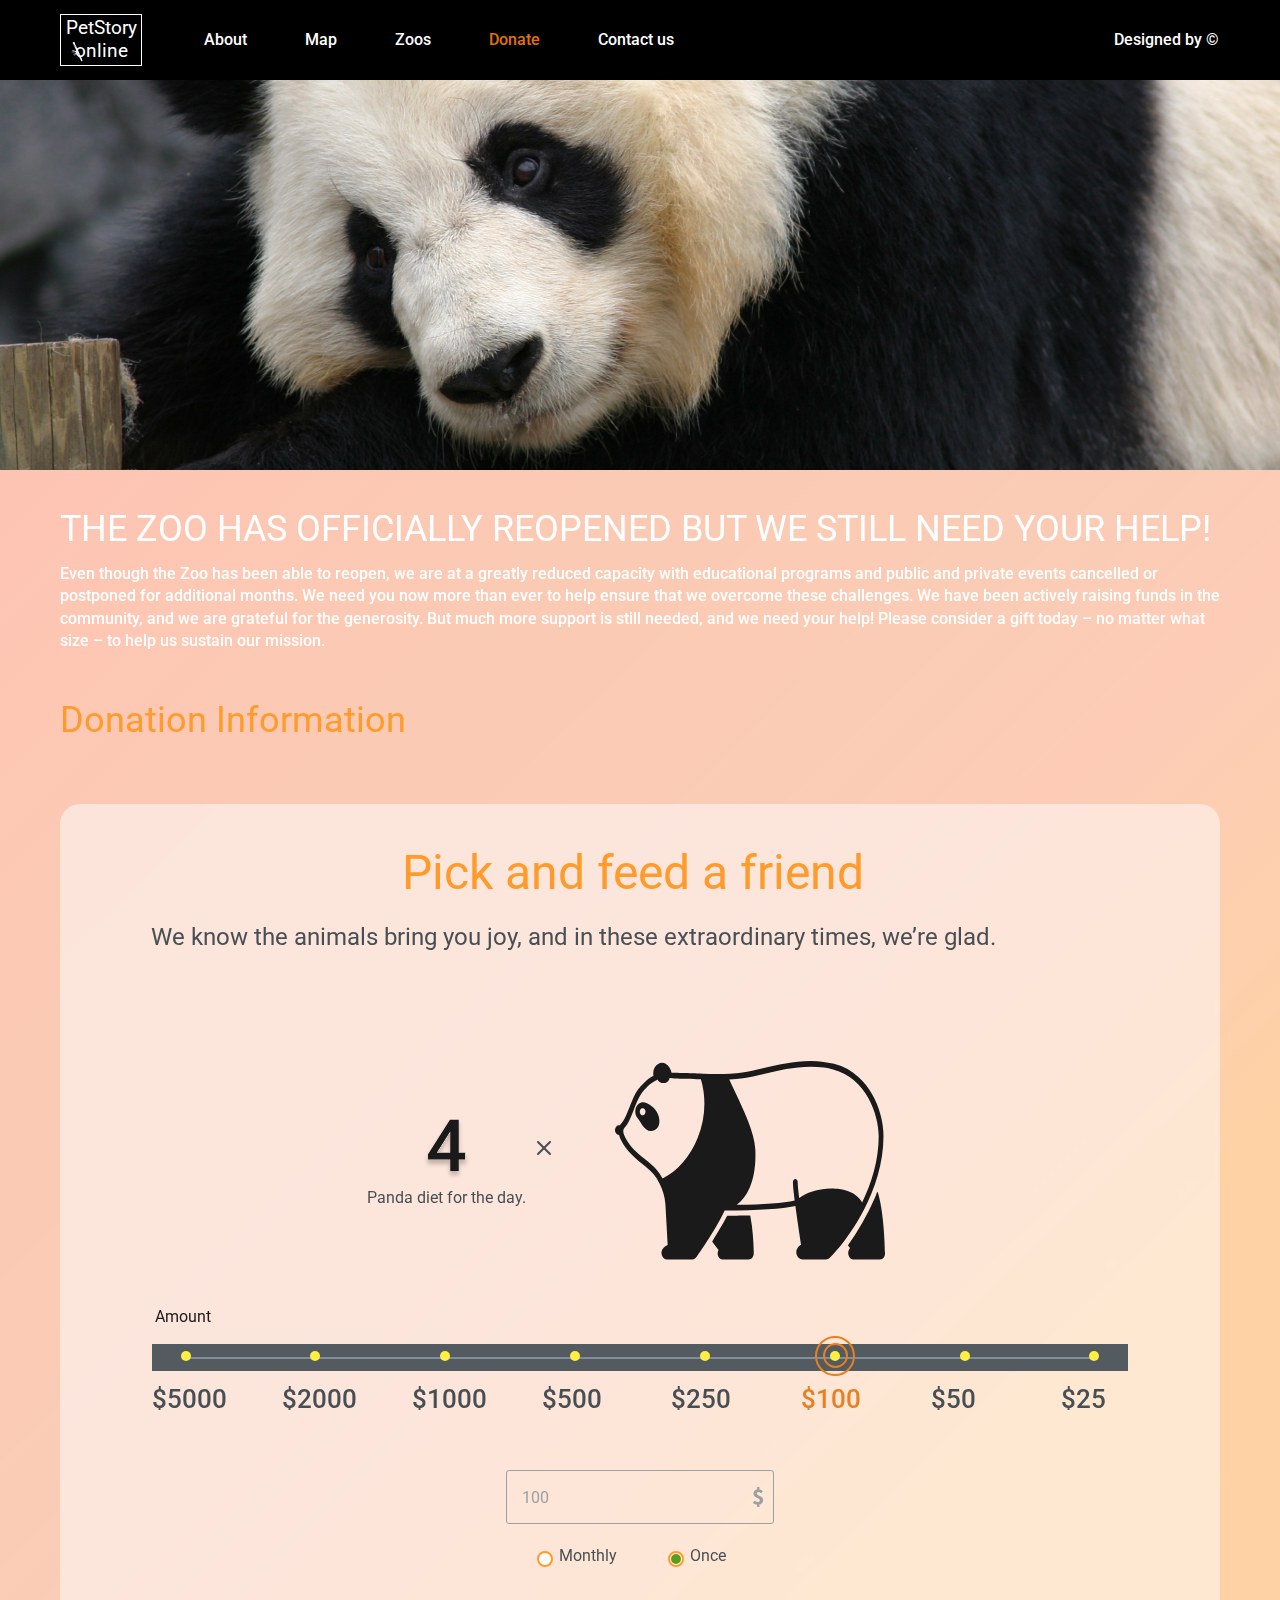
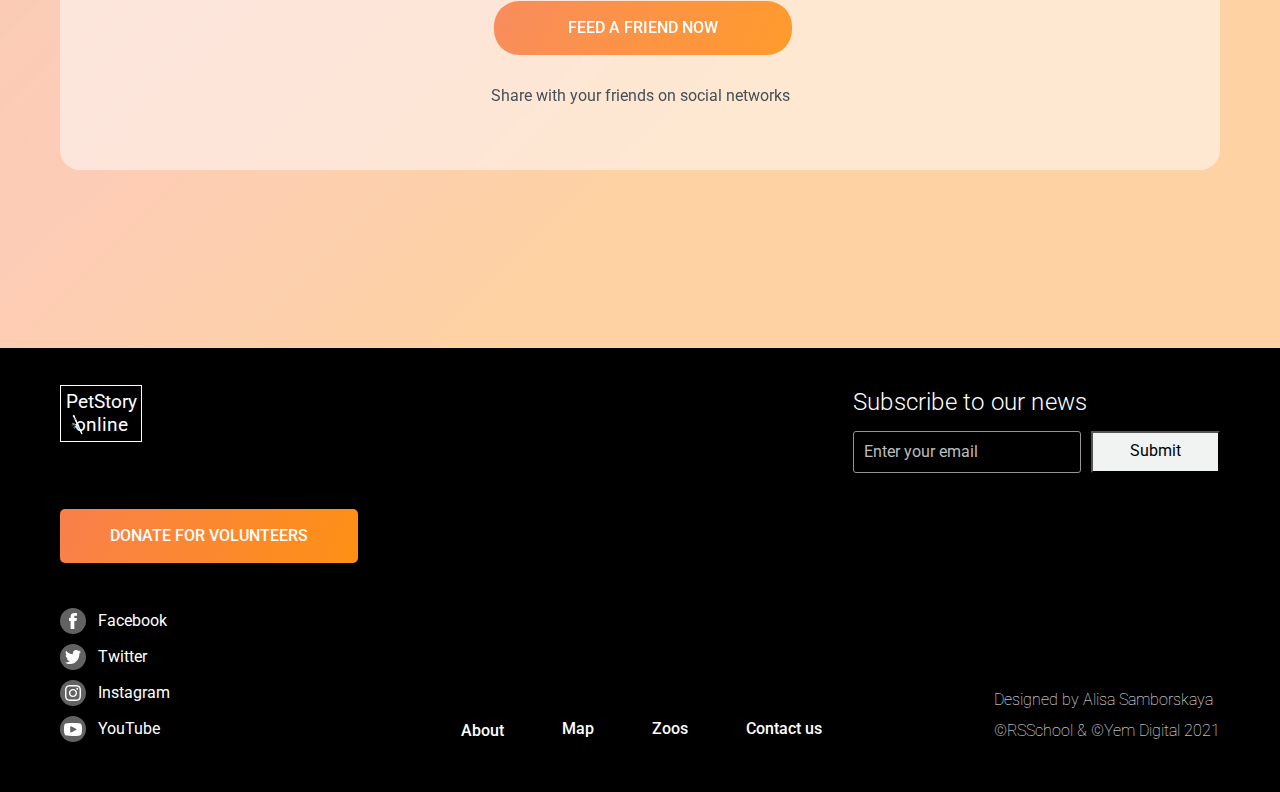
<file: online-zoo/pages/donate/index.html>
<!DOCTYPE html>
<html lang="en">
  <head>
    <meta charset="UTF-8" />
    <meta http-equiv="X-UA-Compatible" content="IE=edge" />
    <meta name="viewport" content="width=device-width, initial-scale=1.0" />
    <title>Donate</title>
    <link
      type="Image/x-icon"
      href="../../assets/icons/icons8-wildlife-50.png"
      rel="icon"
    />
    <link rel="stylesheet" href="./style.css" />
    <link rel="preconnect" href="https://fonts.googleapis.com" />
    <link rel="preconnect" href="https://fonts.gstatic.com" crossorigin />
    <link
      href="https://fonts.googleapis.com/css2?family=Roboto:wght@100;300;400;500;700;900&display=swap"
      rel="stylesheet"
    />
  </head>
  <body>
    <header class="header">
      <div class="header_container">
        <div class="header_logo">
          <a href="../main/index.html"
            ><h1>PetStory<br />online</h1></a
          >
          <img src="../../assets/icons/bamboo.png" />
        </div>
        <nav class="header_nav">
          <ul class="header_list">
            <li class="header_item">
              <a href="../main/index.html" class="header_link">About</a>
            </li>
            <li class="header_item">
              <a href="#" class="header_link">Map</a>
            </li>
            <li class="header_item">
              <a href="#" class="header_link">Zoos</a>
            </li>
            <li class="header_item_donate">
              <a href="#" class="header_link">Donate</a>
            </li>
            <li class="header_item">
              <a href="#" class="header_link">Contact us</a>
            </li>
          </ul>
        </nav>
        <div class="designed_header">
          <a
            href="https://www.figma.com/file/jfEFwkXVj1WRq7sUHDr8os/PetStory-online"
            class="header_link"
            >Designed by ©</a
          >
        </div>
        <div class="header_burger">
          <span class="burger_line burger_line_one"></span>
          <span class="burger_line burger_line_two"></span>
          <span class="burger_line burger_line_three"></span>
        </div>

        <!-- <div class="burger-width-container hidden-burger"> -->
        <div class="burger_block">
          <div class="burger_close">
            <img
              src="../../assets/icons/clarity_window-close-line.png"
              alt="close"
              class="close_burger"
            />
          </div>
          <nav class="header_nav-mob">
            <div class="header_logo-bur">
              <a href="../main/index.html"
                ><h1>PetStory<br />online</h1></a
              >
              <img src="../../assets/icons/bamboo.png" />
            </div>
            <ul class="header_list-burger">
              <li class="header_item-bur">
                <a href="../main/index.html" class="header_link">About</a>
              </li>
              <li class="header_item-bur">
                <a href="#" class="header_link">Map</a>
              </li>
              <li class="header_item-bur">
                <a href="#" class="header_link">Zoos</a>
              </li>
              <li class="header_item_donate">
                <a href="../donate/index.html" class="header_link">Donate</a>
              </li>
              <li class="header_item-bur">
                <a href="#" class="header_link">Contact us</a>
              </li>
              <li class="header_item-bur">
                <a
                  href="https://www.figma.com/file/jfEFwkXVj1WRq7sUHDr8os/PetStory-online"
                  class="header_link"
                  >Designed by ©</a
                >
              </li>
            </ul>
          </nav>
        </div>
        <!-- </div> -->
      </div>
    </header>
    <main>
      <div class="panda"></div>
      <div class="section-donation">
        <div class="section4_conteiner">
          <h3 class="section4_conteiner_mainTitle">
            THE ZOO HAS OFFICIALLY REOPENED BUT WE STILL NEED YOUR HELP!
          </h3>
          <p class="section4_conteiner_title">
            Even though the Zoo has been able to reopen, we are at a greatly
            reduced capacity with educational programs and public and private
            events cancelled or postponed for additional months. We need you now
            more than ever to help ensure that we overcome these challenges. We
            have been actively raising funds in the community, and we are
            grateful for the generosity. But much more support is still needed,
            and we need your help! Please consider a gift today – no matter what
            size – to help us sustain our mission.
          </p>
          <h3 class="donate_info">Donation Information</h3>
          <div class="section4_content">
            <p class="section4main">Pick and feed a friend</p>
            <p class="section4_title2">
              We know the animals bring you joy, and in these extraordinary
              times, we’re glad.
            </p>
            <div class="panda_diet">
              <div class="panda_diet_day">
                <img src="../../assets/icons/4.svg" alt="panda" />
                <p>Panda diet for the day.</p>
              </div>
              <div class="x_icon">
                <img src="../../assets/icons/x_icon.svg" alt="icon" />
              </div>
              <div class="panda_img">
                <img src="../../assets/icons/animals-widget.svg" alt="panda" />
              </div>
            </div>
            <div class="slider-main-title">Amount</div>
            <div class="slider">
              <div class="slider_light"></div>
              <form class="progress-bar">
                <div class="slider-item">
                  <input
                    class="slider-radio"
                    type="radio"
                    id="number-5000"
                    name="number"
                    value="number"
                  />
                  <div class="slider_dot"></div>
                  <label for="number-5000" class="line-label">
                    <div class="dollar"></div>
                    <p class="number-text">$5000</p>
                  </label>
                </div>
                <div class="slider-item">
                  <input
                    class="slider-radio"
                    type="radio"
                    id="number-2000"
                    name="number"
                    value="number"
                  />
                  <div class="slider_dot"></div>
                  <label for="number-2000" class="line-label">
                    <div class="dollar"></div>
                    <p class="number-text">$2000</p>
                  </label>
                </div>
                <div class="slider-item">
                  <input
                    class="slider-radio"
                    type="radio"
                    id="number-1000"
                    name="number"
                    value="number"
                  />
                  <div class="slider_dot"></div>
                  <label for="number-1000" class="line-label">
                    <div class="dollar"></div>
                    <p class="number-text">$1000</p>
                  </label>
                </div>
                <div class="slider-item">
                  <input
                    class="slider-radio"
                    type="radio"
                    id="number-500"
                    name="number"
                    value="number"
                  />
                  <div class="slider_dot"></div>
                  <label for="number-500" class="line-label">
                    <div class="dollar"></div>
                    <p class="number-text">$500</p>
                  </label>
                </div>
                <div class="slider-item">
                  <input
                    class="slider-radio"
                    type="radio"
                    id="number-250"
                    name="number"
                    value="number"
                  />
                  <div class="slider_dot"></div>
                  <label for="number-250" class="line-label">
                    <div class="dollar"></div>
                    <p class="number-text">$250</p>
                  </label>
                </div>
                <div class="slider-item">
                  <input
                    class="slider-radio"
                    type="radio"
                    id="number-100"
                    name="number"
                    value="number"
                    checked
                  />
                  <div class="slider_dot"></div>
                  <label for="number-100" class="line-label">
                    <div class="dollar"></div>
                    <p class="number-text">$100</p>
                  </label>
                </div>
                <div class="slider-item">
                  <input
                    class="slider-radio"
                    type="radio"
                    id="number-50"
                    name="number"
                    value="number"
                  />
                  <div class="slider_dot"></div>
                  <label for="number-50" class="line-label">
                    <div class="dollar"></div>
                    <p class="number-text">$50</p>
                  </label>
                </div>
                <div class="slider-item">
                  <input
                    class="slider-radio"
                    type="radio"
                    id="number-25"
                    name="number"
                    value="number"
                  />
                  <div class="slider_dot"></div>
                  <label for="number-25" class="line-label">
                    <div class="dollar"></div>
                    <p class="number-text">$25</p>
                  </label>
                </div>
              </form>
            </div>
            <form class="form-group">
              <input
                type="number"
                class="form-control"
                placeholder="Another amount"
                max="9999"
                title="Значение должно быть меньше или равно 9999"
              />
            </form>
            <div class="check_pay">
              <label for="contactChoice2"
                ><input
                  type="radio"
                  id="contactChoice2"
                  class="mdl-radio__button"
                  name="months"
                />Monthly</label
              >
              <label for="contactChoice3"
                ><input
                  type="radio"
                  id="contactChoice3"
                  name="months"
                  checked
                /><span></span>Once</label
              >
            </div>

            <button class="section3_btn">Feed a friend now</button>
            <p class="share">Share with your friends on social networks</p>
          </div>
        </div>
      </div>
    </main>

    <footer>
      <div class="footer_content">
        <div class="footer-line1">
          <div class="logo">
            <a href="../main/index.html"
              ><p>PetStory<br />online</p></a
            >
            <img src="../../assets/icons/bamboo.png" alt="bamboo" />
          </div>
          <div class="footer_subsk">
            <div class="footer_subsk_tittle">
              <p>Subscribe to our news</p>
            </div>
            <div class="submit">
              <input
                type="email"
                class="form-control-footer"
                id="email-btn"
                placeholder="Enter your email"
              />
              <button type="submit" class="btn-primary">Submit</button>
            </div>
          </div>
        </div>
        <div class="footer-line2">
          <div class="footer_btn">
            <a class="watchOnline" href="../donate/index.html"
              >donate for volunteers</a
            >
          </div>
        </div>
        <div class="footer-line3">
          <div class="footer_social">
            <div class="social">
              <div class="social_img">
                <img src="../../assets/icons/Fill211.svg" alt="fb" />
              </div>
              <a href="https://www.facebook.com/">Facebook</a>
            </div>
            <div class="social">
              <div class="social_img">
                <img src="../../assets/icons/Fill172.svg" alt="tw" />
              </div>
              <a href="https://twitter.com/">Twitter</a>
            </div>
            <div class="social">
              <div class="social_img">
                <img src="../../assets/icons/Fill166.svg" alt="inst" />
              </div>
              <a href="https://www.instagram.com/">Instagram</a>
            </div>
            <div class="social">
              <div class="social_img">
                <img src="../../assets/icons/Fill213.svg" alt="youtube" />
              </div>
              <a href="https://www.youtube.com/">YouTube</a>
            </div>
          </div>
          <div class="footer_nav">
            <ul class="footer_list">
              <li class="header_item_about">
                <a href="../main/index.html" class="header_link">About</a>
              </li>
              <li class="header_item">
                <a href="#" class="header_link">Map</a>
              </li>
              <li class="header_item">
                <a href="#" class="header_link">Zoos</a>
              </li>
              <li class="header_item">
                <a href="#" class="header_link">Contact us</a>
              </li>
            </ul>
          </div>
          <div class="designed_by">
            <p>Designed by Alisa Samborskaya</p>
            <p>©RSSchool & ©Yem Digital 2021</p>
          </div>
        </div>
      </div>
      <div class="footer-tablet">
        <div class="footer-column1">
          <div class="logo">
            <a href="../main/index.html"
              ><p>PetStory<br />online</p></a
            >
            <img src="../../assets/icons/bamboo.png" alt="bamboo" />
          </div>
          <div class="footer_btn">
            <a class="watchOnline" href="../donate/index.html"
              >donate for volunteers</a
            >
          </div>
          <div class="footer_nav">
            <ul class="footer_list">
              <li class="header_item_about">
                <a href="../main/index.html" class="header_link">About</a>
              </li>
              <li class="header_item">
                <a href="#" class="header_link">Map</a>
              </li>
              <li class="header_item">
                <a href="#" class="header_link">Zoos</a>
              </li>
              <li class="header_item">
                <a href="#" class="header_link">Contact us</a>
              </li>
            </ul>
          </div>
        </div>
        <div class="footer-column2">
          <div class="footer_social">
            <div class="social">
              <div class="social_img">
                <a href="https://www.facebook.com/"
                  ><img src="../../assets/icons/Fill211.svg" alt="fb"
                /></a>
              </div>
            </div>
            <div class="social">
              <div class="social_img">
                <a href="https://twitter.com/">
                  <img src="../../assets/icons/Fill172.svg" alt="tw"
                /></a>
              </div>
            </div>
            <div class="social">
              <div class="social_img">
                <a href="https://www.instagram.com/"
                  ><img src="../../assets/icons/Fill166.svg" alt="inst"
                /></a>
              </div>
            </div>
            <div class="social">
              <div class="social_img">
                <a href="https://www.youtube.com/"
                  ><img src="../../assets/icons/Fill213.svg" alt="youtube"
                /></a>
              </div>
            </div>
          </div>
          <div class="designed_by">
            <p>Designed by Alisa Samborskaya</p>
            <p>©RSSchool & ©Yem Digital 2021</p>
          </div>
        </div>
      </div>
      <div class="footer-mobile">
        <div class="logo-mob">
          <a href="../main/index.html"><p>PetStory online</p></a>
          <img src="../../assets/icons/bamboo.png" alt="bamboo" />
        </div>
        <div class="footer_social">
          <div class="social">
            <div class="social_img">
              <a href="https://www.facebook.com/"
                ><img src="../../assets/icons/Fill211.svg" alt="fb"
              /></a>
            </div>
          </div>
          <div class="social">
            <div class="social_img">
              <a href="https://twitter.com/">
                <img src="../../assets/icons/Fill172.svg" alt="tw"
              /></a>
            </div>
          </div>
          <div class="social">
            <div class="social_img">
              <a href="https://www.instagram.com/"
                ><img src="../../assets/icons/Fill166.svg" alt="inst"
              /></a>
            </div>
          </div>
          <div class="social">
            <div class="social_img">
              <a href="https://www.youtube.com/"
                ><img src="../../assets/icons/Fill213.svg" alt="youtube"
              /></a>
            </div>
          </div>
        </div>
        <div class="footer_btn">
          <a class="watchOnline" href="../donate/index.html"
            >donate for volunteers</a
          >
        </div>
        <div class="designed_by">
          <p>Designed by Alisa Samborskaya</p>
          <p>©RSSchool & ©Yem Digital 2021</p>
        </div>
        <div class="footer_nav">
          <ul class="footer_list">
            <li class="header_item_about">
              <a href="../main/index.html" class="header_link">About</a>
            </li>
            <li class="header_item">
              <a href="#" class="header_link">Map</a>
            </li>
            <li class="header_item">
              <a href="#" class="header_link">Zoos</a>
            </li>
            <li class="header_item">
              <a href="#" class="header_link">Contact us</a>
            </li>
          </ul>
        </div>
      </div>
    </footer>
    <script src="./index.js"></script>
  </body>
</html>
</file>
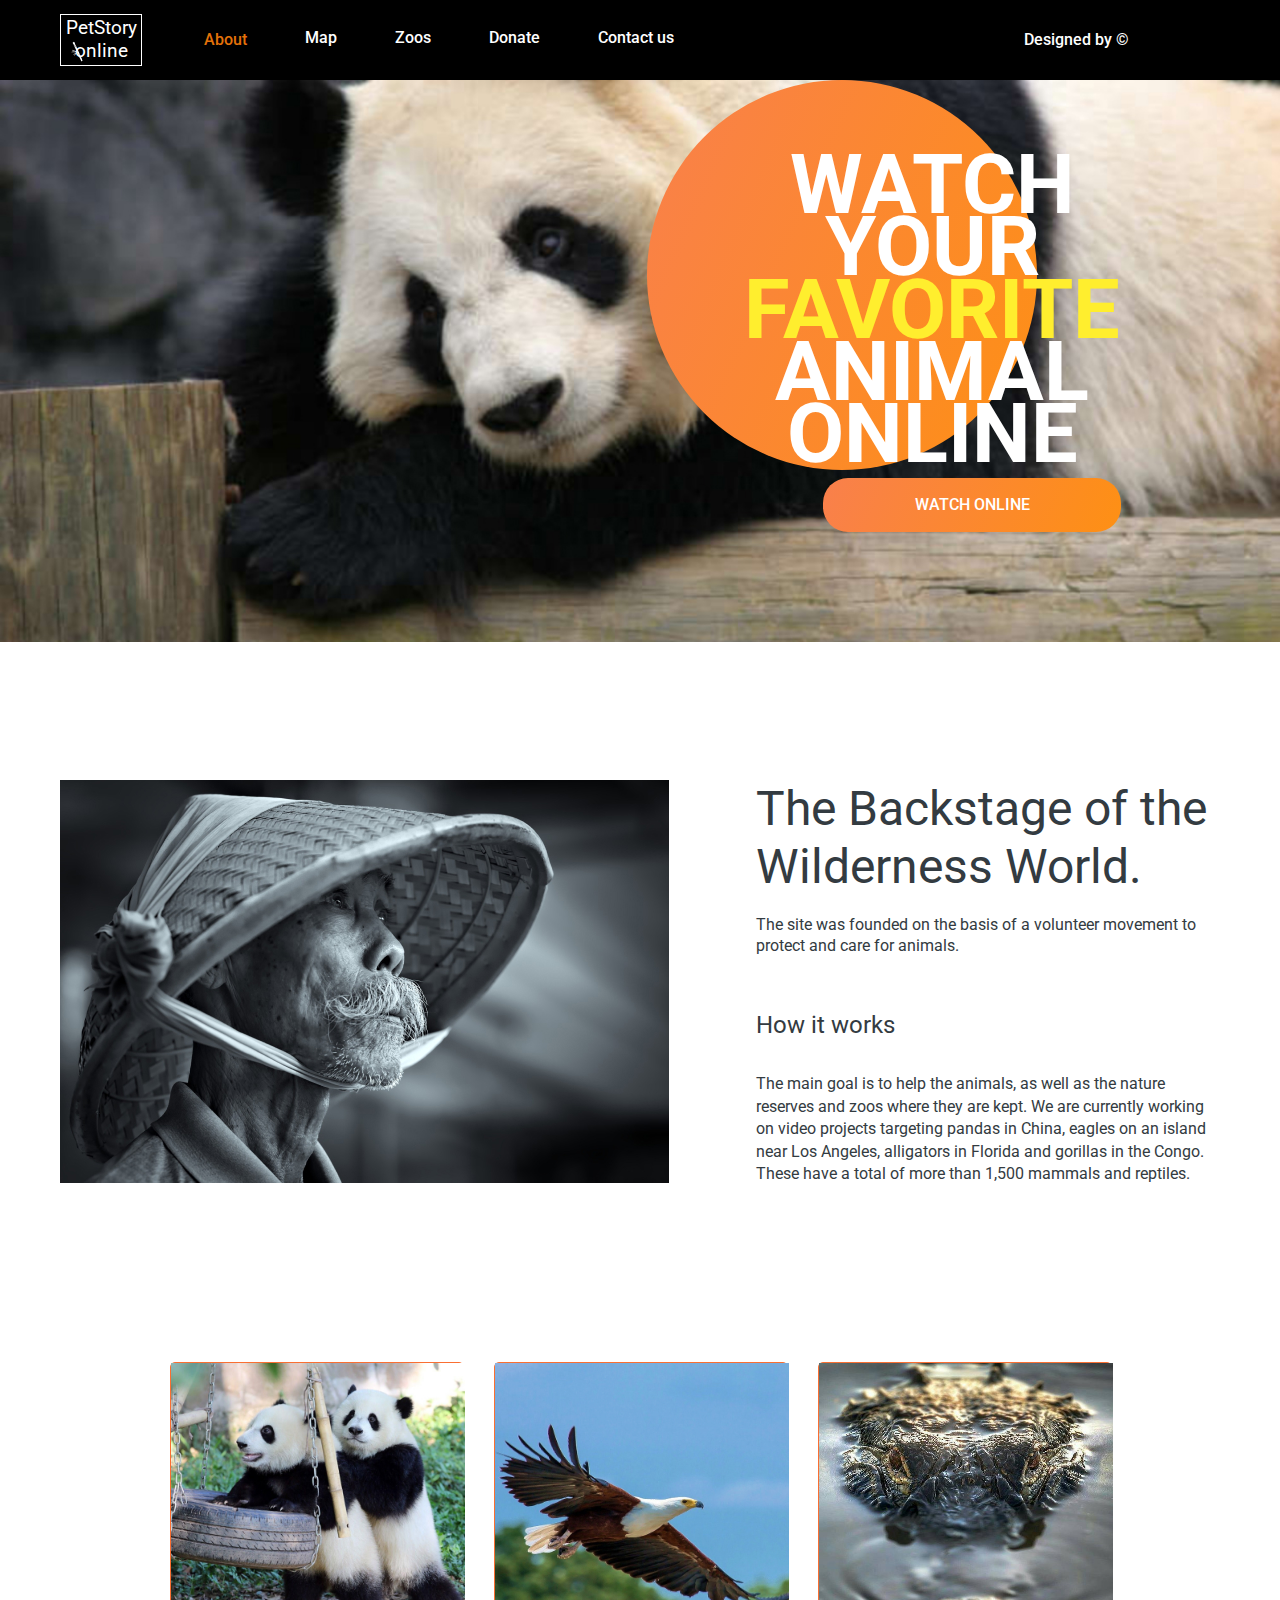
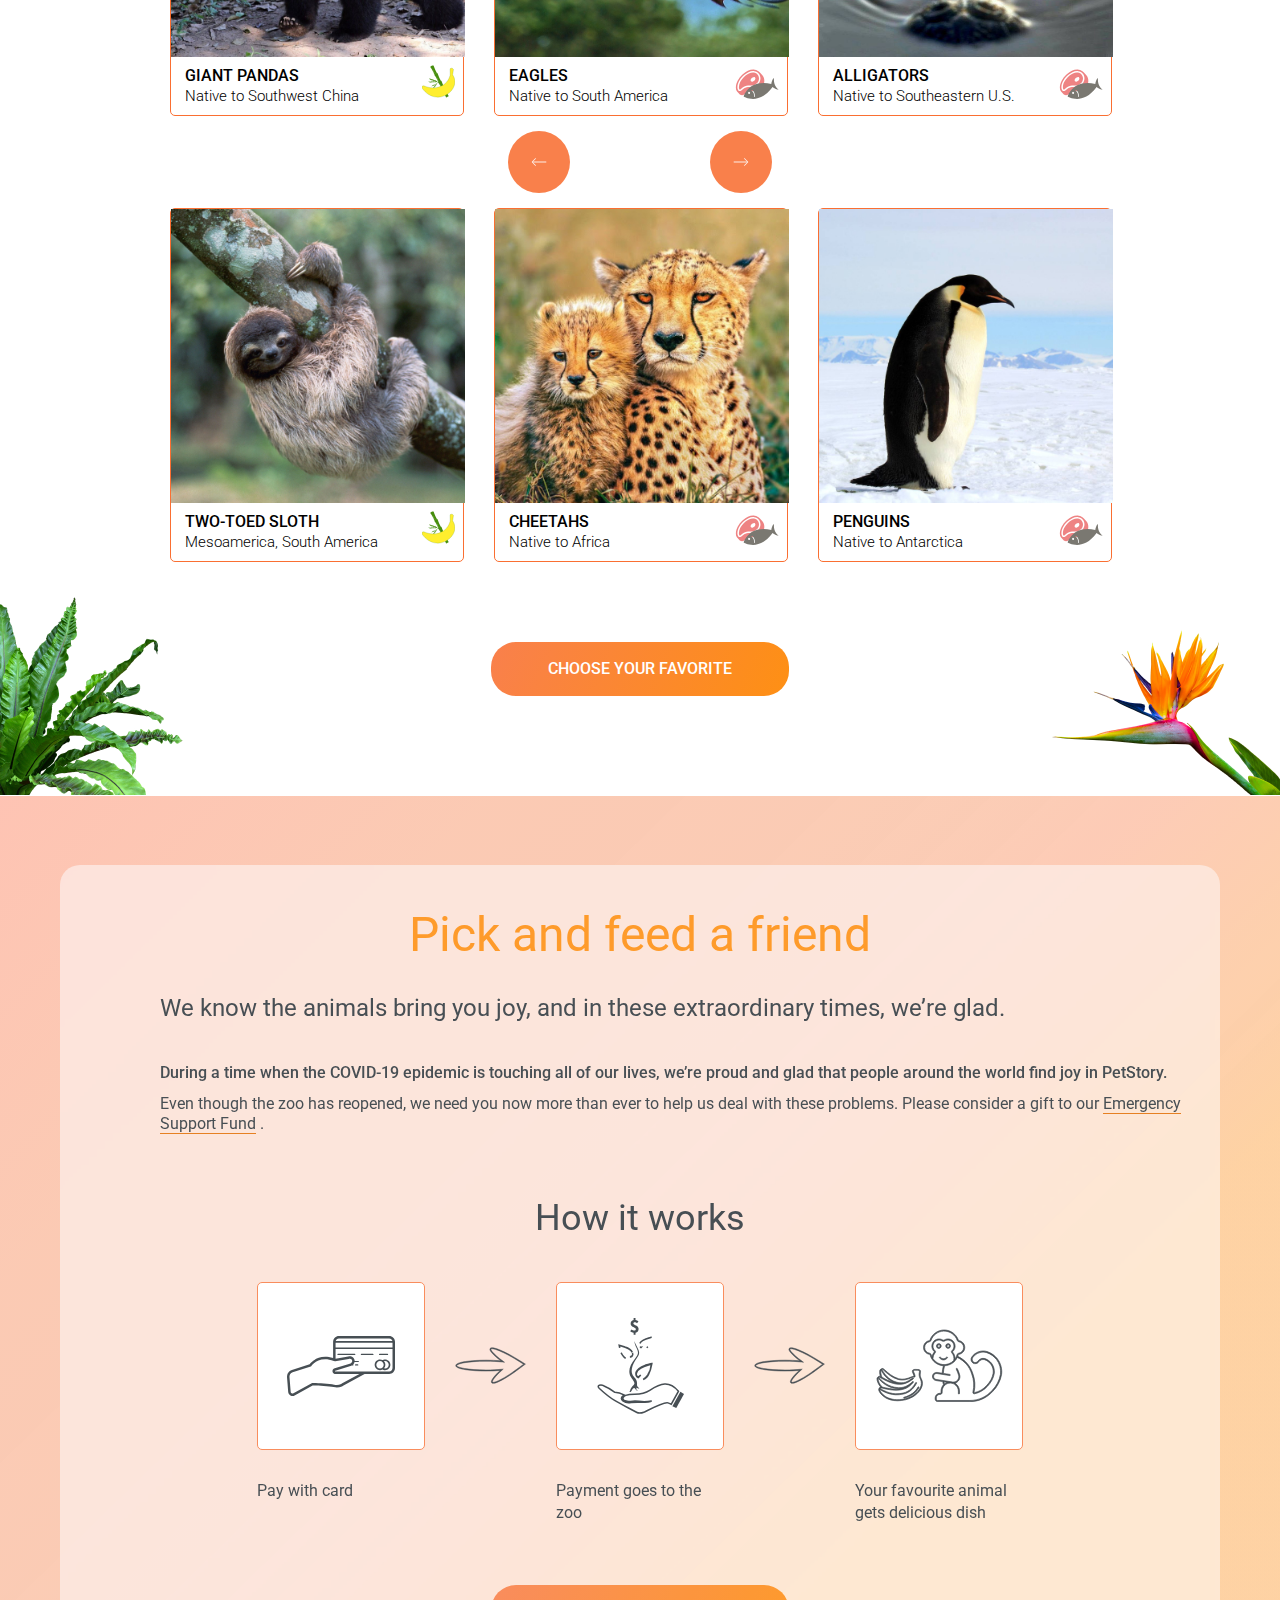
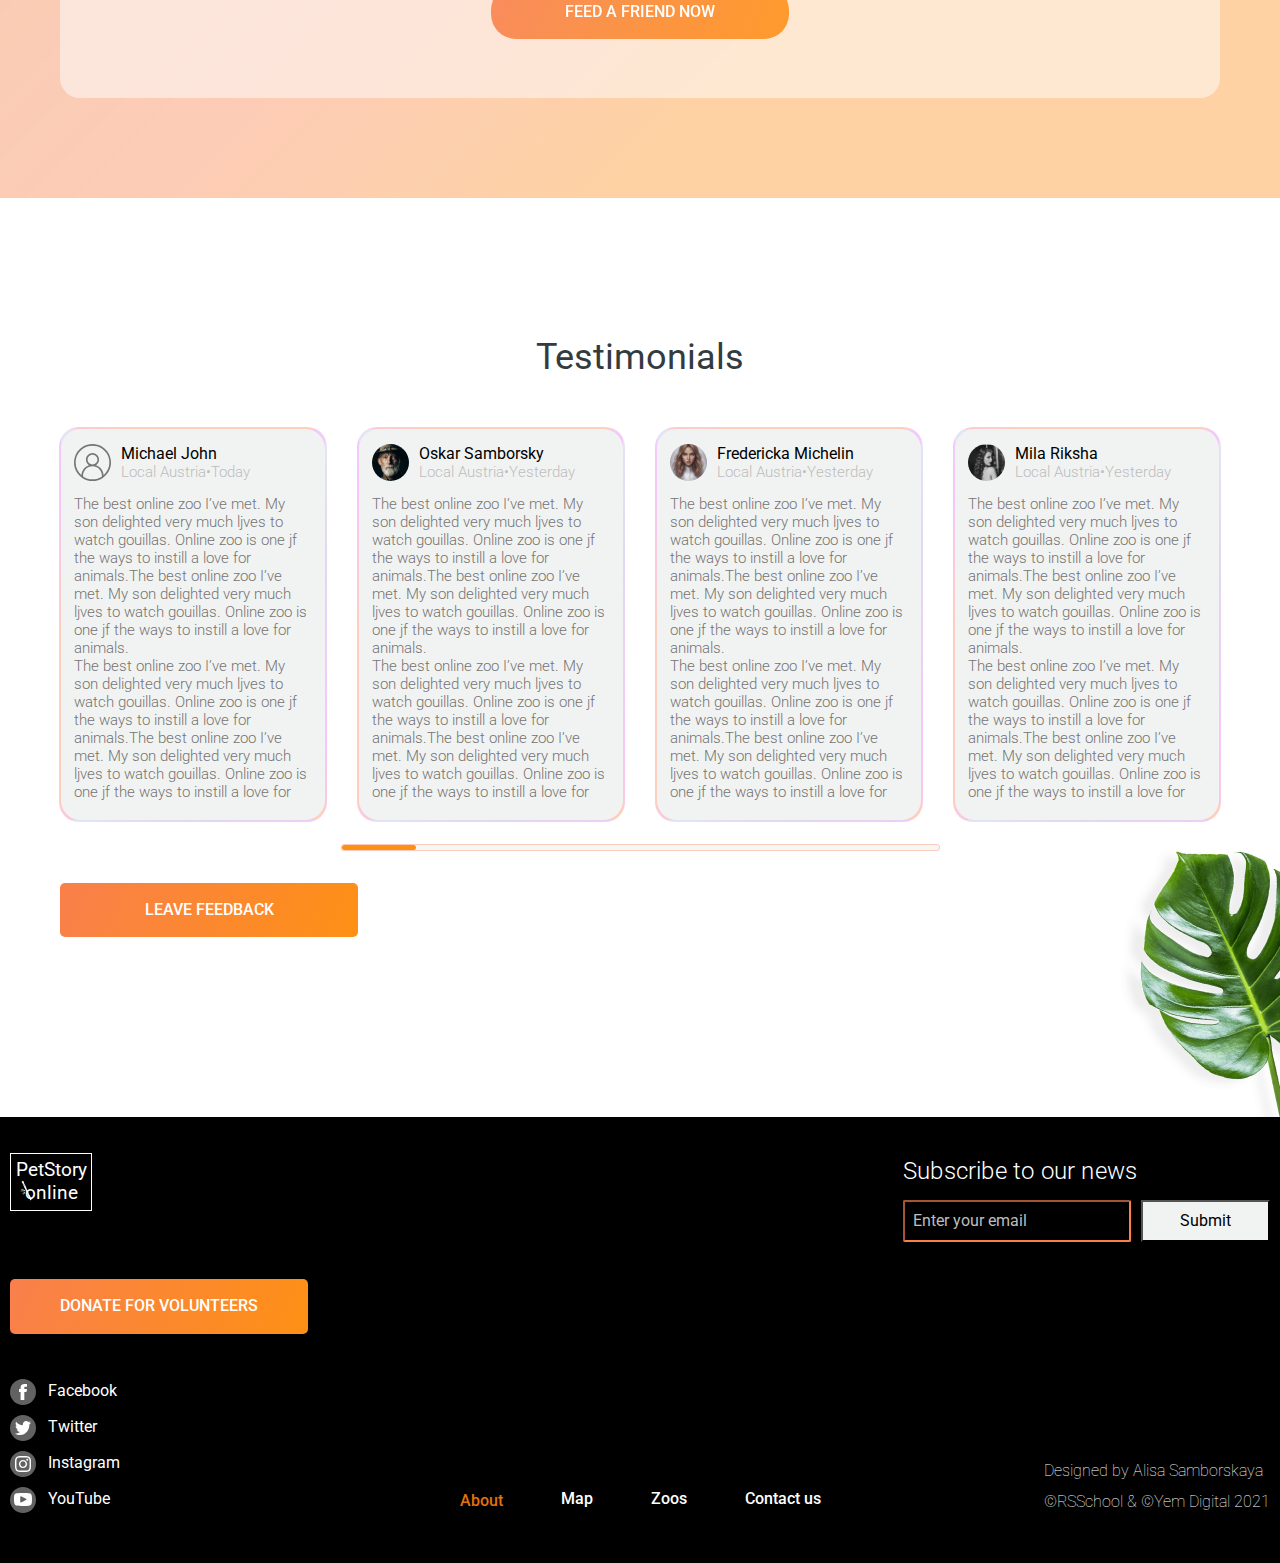
<file: online-zoo/pages/main/index.html>
<!DOCTYPE html>
<html lang="en">
  <head>
    <meta charset="UTF-8" />
    <meta http-equiv="X-UA-Compatible" content="IE=edge" />
    <meta name="viewport" content="width=device-width, initial-scale=1.0" />
    <title>Online Zoo</title>
    <link
      type="Image/x-icon"
      href="../../assets/icons/icons8-wildlife-50.png"
      rel="icon"
    />
    <link rel="stylesheet" href="./style.css" />
    <link rel="preconnect" href="https://fonts.googleapis.com" />
    <link rel="preconnect" href="https://fonts.gstatic.com" crossorigin />
    <link
      href="https://fonts.googleapis.com/css2?family=Roboto:wght@100;300;400;500;700;900&display=swap"
      rel="stylesheet"
    />
  </head>
  <body>
    <header class="header">
      <div class="header_container">
        <div class="header_logo">
          <a href="./index.html"
            ><h1>PetStory<br />online</h1></a
          >
          <img src="../../assets/icons/bamboo.png" alt="bamboo" />
        </div>
        <nav class="header_nav">
          <ul class="header_list">
            <li class="header_item_about">
              <a href="#" class="header_link">About</a>
            </li>
            <li class="header_item">
              <a href="#" class="header_link">Map</a>
            </li>
            <li class="header_item">
              <a href="#" class="header_link">Zoos</a>
            </li>
            <li class="header_item">
              <a href="../donate/index.html" class="header_link">Donate</a>
            </li>
            <li class="header_item">
              <a href="#" class="header_link">Contact us</a>
            </li>
          </ul>
        </nav>
        <div class="designed_header">
          <a
            href="https://www.figma.com/file/jfEFwkXVj1WRq7sUHDr8os/PetStory-online"
            class="header_link"
            >Designed by ©</a
          >
        </div>
        <div class="header_burger">
          <span class="burger_line burger_line_one"></span>
          <span class="burger_line burger_line_two"></span>
          <span class="burger_line burger_line_three"></span>
        </div>
        <div class="burger_block">
          <div class="burger_close">
            <img
              src="../../assets/icons/clarity_window-close-line.png"
              alt="close"
              class="close_burger"
            />
          </div>
          <nav class="header_nav-mob">
            <div class="header_logo-bu">
              <a href="../main/index.html"
                ><h1>PetStory<br />online</h1></a
              >
              <img src="../../assets/icons/bamboo.png" />
            </div>
            <ul class="header_list-burger">
              <li class="header_item_about">
                <a href="../main/index.html" class="header_link">About</a>
              </li>
              <li class="header_item-bur">
                <a href="#" class="header_link">Map</a>
              </li>
              <li class="header_item-bur">
                <a href="#" class="header_link">Zoos</a>
              </li>
              <li class="header_item-bur">
                <a href="../donate/index.html" class="header_link">Donate</a>
              </li>
              <li class="header_item-bur">
                <a href="#" class="header_link">Contact us</a>
              </li>
              <li class="header_item-bur">
                <a
                  href="https://www.figma.com/file/jfEFwkXVj1WRq7sUHDr8os/PetStory-online"
                  class="header_link"
                  >Designed by ©</a
                >
              </li>
            </ul>
          </nav>
        </div>
      </div>
    </header>
    <main>
      <div class="section1">
        <div class="ellipse">
          <div class="elipse_title">
            <span class="titleElipse"
              >Watch<br />your<br /><span class="yellow">favorite</span
              ><br />animal<br />online</span
            >
          </div>
          <div class="button_watch">
            <span class="watchOnline">Watch online</span>
          </div>
        </div>
      </div>
      <div class="section2">
        <div class="button_watch-mobile">
          <span class="watchOnline">Watch online</span>
        </div>
        <div class="section2_content">
          <div class="section2_content_img">
            <img src="../../assets/images/bamboo-cap.jpg" alt="bamboo-cap" />
          </div>
          <div class="section2_content_img1000">
            <img
              src="../../assets/images/bamboo-cap1000.jpg"
              alt="bamboo-cap"
            />
          </div>
          <div class="section2_content_title">
            <h2 class="title1">The Backstage of the Wilderness World.</h2>
            <p class="title2">
              The site was founded on the basis of a volunteer movement to
              protect and care for animals.
            </p>
            <p class="title3">How it works</p>
            <p class="title4">
              The main goal is to help the animals, as well as the nature
              reserves and zoos where they are kept. We are currently working on
              video projects targeting pandas in China, eagles on an island near
              Los Angeles, alligators in Florida and gorillas in the Congo.
              These have a total of more than 1,500 mammals and reptiles.
            </p>
          </div>
        </div>
      </div>
      <div class="section3">
        <div class="section3_content">
          <div class="section3-btn">
            <button class="section3_animals_arrow"></button>
            <button class="section3_animals_arrowright"></button>
          </div>

          <div class="section3_animals">
            <div class="slider-pets">
              <div class="section3_wrapper-left">
                <div class="card_animals" id="card1">
                  <div class="card_animals_img">
                    <img
                      src="../../assets/images/panda.jpg"
                      alt="panda"
                      class="animals_img"
                    />
                  </div>
                  <div class="card_animals_title">
                    <div class="card_animals_title2">
                      <p class="name_animals">giant Pandas</p>
                      <p class="home_animal">Native to Southwest China</p>
                    </div>
                    <div class="card_animals_title_svg">
                      <img
                        src="../../assets/icons/banana-bamboo_icon.svg"
                        alt="banana"
                      />
                    </div>
                  </div>
                </div>
                <div class="card_animals" id="card2">
                  <div class="card_animals_img">
                    <img
                      src="../../assets/images/eagles.jpg"
                      alt="eagles"
                      class="animals_img"
                    />
                  </div>
                  <div class="card_animals_title">
                    <div class="card_animals_title2">
                      <p class="name_animals">eagles</p>
                      <p class="home_animal">Native to South America</p>
                    </div>
                    <div class="card_animals_title_svg">
                      <img
                        src="../../assets/icons/meet-fish_icon.svg"
                        alt="meet"
                      />
                    </div>
                  </div>
                </div>
                <div class="card_animals" id="card8">
                  <div class="card_animals_img">
                    <img
                      src="../../assets/images/gorillas2.jpg"
                      alt="gorillas"
                      class="animals_img"
                    />
                  </div>
                  <div class="card_animals_title">
                    <div class="card_animals_title2">
                      <p class="name_animals">gorillas</p>
                      <p class="home_animal">Native to Congo</p>
                    </div>
                    <div class="card_animals_title_svg">
                      <img
                        src="../../assets/icons/banana-bamboo_icon.svg"
                        alt="banana"
                      />
                    </div>
                  </div>
                </div>

                <div class="card_animals" id="card4">
                  <div class="card_animals_img">
                    <img
                      src="../../assets/images/sloth.jpg"
                      alt="sloth"
                      class="animals_img"
                    />
                  </div>
                  <div class="card_animals_title">
                    <div class="card_animals_title2">
                      <p class="name_animals">Two-toed Sloth</p>
                      <p class="home_animal">Mesoamerica, South America</p>
                    </div>
                    <div class="card_animals_title_svg">
                      <img
                        src="../../assets/icons/banana-bamboo_icon.svg"
                        alt="banana"
                      />
                    </div>
                  </div>
                </div>
                <div class="card_animals" id="card5">
                  <div class="card_animals_img">
                    <img
                      src="../../assets/images/cheetahs.jpg"
                      alt="cheetahs"
                      class="animals_img"
                    />
                  </div>
                  <div class="card_animals_title">
                    <div class="card_animals_title2">
                      <p class="name_animals">cheetahs</p>
                      <p class="home_animal">Native to Africa</p>
                    </div>
                    <div class="card_animals_title_svg">
                      <img
                        src="../../assets/icons/meet-fish_icon.svg"
                        alt="meet"
                      />
                    </div>
                  </div>
                </div>
                <div class="card_animals" id="card6">
                  <div class="card_animals_img">
                    <img
                      src="../../assets/images/penguins.jpg"
                      alt="penguins"
                      class="animals_img"
                    />
                  </div>
                  <div class="card_animals_title">
                    <div class="card_animals_title2">
                      <p class="name_animals">penguins</p>
                      <p class="home_animal">Native to Antarctica</p>
                    </div>
                    <div class="card_animals_title_svg">
                      <img
                        src="../../assets/icons/meet-fish_icon.svg"
                        alt="meet"
                      />
                    </div>
                  </div>
                </div>
              </div>
              <div class="section3_wrapper-center">
                <div class="card_animals" id="card1">
                  <div class="card_animals_img">
                    <img
                      src="../../assets/images/panda.jpg"
                      alt="panda"
                      class="animals_img"
                    />
                  </div>
                  <div class="card_animals_title">
                    <div class="card_animals_title2">
                      <p class="name_animals">giant Pandas</p>
                      <p class="home_animal">Native to Southwest China</p>
                    </div>
                    <div class="card_animals_title_svg">
                      <img
                        src="../../assets/icons/banana-bamboo_icon.svg"
                        alt="banana"
                      />
                    </div>
                  </div>
                </div>
                <div class="card_animals" id="card2">
                  <div class="card_animals_img">
                    <img
                      src="../../assets/images/eagles.jpg"
                      alt="eagles"
                      class="animals_img"
                    />
                  </div>
                  <div class="card_animals_title">
                    <div class="card_animals_title2">
                      <p class="name_animals">eagles</p>
                      <p class="home_animal">Native to South America</p>
                    </div>
                    <div class="card_animals_title_svg">
                      <img
                        src="../../assets/icons/meet-fish_icon.svg"
                        alt="meet"
                      />
                    </div>
                  </div>
                </div>
                <div class="card_animals" id="card7">
                  <div class="card_animals_img">
                    <img
                      src="../../assets/images/alligators.jpg"
                      alt="alligators"
                      class="animals_img"
                    />
                  </div>
                  <div class="card_animals_title">
                    <div class="card_animals_title2">
                      <p class="name_animals">Alligators</p>
                      <p class="home_animal">Native to Southeastern U.S.</p>
                    </div>
                    <div class="card_animals_title_svg">
                      <img
                        src="../../assets/icons/meet-fish_icon.svg"
                        alt="meet"
                      />
                    </div>
                  </div>
                </div>

                <div class="card_animals" id="card4">
                  <div class="card_animals_img">
                    <img
                      src="../../assets/images/sloth.jpg"
                      alt="sloth"
                      class="animals_img"
                    />
                  </div>
                  <div class="card_animals_title">
                    <div class="card_animals_title2">
                      <p class="name_animals">Two-toed Sloth</p>
                      <p class="home_animal">Mesoamerica, South America</p>
                    </div>
                    <div class="card_animals_title_svg">
                      <img
                        src="../../assets/icons/banana-bamboo_icon.svg"
                        alt="banana"
                      />
                    </div>
                  </div>
                </div>
                <div class="card_animals" id="card5">
                  <div class="card_animals_img">
                    <img
                      src="../../assets/images/cheetahs.jpg"
                      alt="cheetahs"
                      class="animals_img"
                    />
                  </div>
                  <div class="card_animals_title">
                    <div class="card_animals_title2">
                      <p class="name_animals">cheetahs</p>
                      <p class="home_animal">Native to Africa</p>
                    </div>
                    <div class="card_animals_title_svg">
                      <img
                        src="../../assets/icons/meet-fish_icon.svg"
                        alt="meet"
                      />
                    </div>
                  </div>
                </div>
                <div class="card_animals" id="card6">
                  <div class="card_animals_img">
                    <img
                      src="../../assets/images/penguins.jpg"
                      alt="penguins"
                      class="animals_img"
                    />
                  </div>
                  <div class="card_animals_title">
                    <div class="card_animals_title2">
                      <p class="name_animals">penguins</p>
                      <p class="home_animal">Native to Antarctica</p>
                    </div>
                    <div class="card_animals_title_svg">
                      <img
                        src="../../assets/icons/meet-fish_icon.svg"
                        alt="meet"
                      />
                    </div>
                  </div>
                </div>
              </div>
              <div class="section3_wrapper-right">
                <div class="card_animals" id="card6">
                  <div class="card_animals_img">
                    <img
                      src="../../assets/images/penguins.jpg"
                      alt="penguins"
                      class="animals_img"
                    />
                  </div>
                  <div class="card_animals_title">
                    <div class="card_animals_title2">
                      <p class="name_animals">penguins</p>
                      <p class="home_animal">Native to Antarctica</p>
                    </div>
                    <div class="card_animals_title_svg">
                      <img
                        src="../../assets/icons/meet-fish_icon.svg"
                        alt="meet"
                      />
                    </div>
                  </div>
                </div>

                <div class="card_animals" id="card3">
                  <div class="card_animals_img">
                    <img
                      src="../../assets/images/gorillas.jpg"
                      alt="gorillas"
                      class="animals_img"
                    />
                  </div>
                  <div class="card_animals_title">
                    <div class="card_animals_title2">
                      <p class="name_animals">gorillas</p>
                      <p class="home_animal">Native to Congo</p>
                    </div>
                    <div class="card_animals_title_svg">
                      <img
                        src="../../assets/icons/banana-bamboo_icon.svg"
                        alt="banana"
                      />
                    </div>
                  </div>
                </div>
                <div class="card_animals" id="card7">
                  <div class="card_animals_img">
                    <img
                      src="../../assets/images/alligators.jpg"
                      alt="alligators"
                      class="animals_img"
                    />
                  </div>
                  <div class="card_animals_title">
                    <div class="card_animals_title2">
                      <p class="name_animals">Alligators</p>
                      <p class="home_animal">
                        Native to Southeastern United States
                      </p>
                    </div>
                    <div class="card_animals_title_svg">
                      <img
                        src="../../assets/icons/meet-fish_icon.svg"
                        alt="meet"
                      />
                    </div>
                  </div>
                </div>

                <div class="card_animals" id="card4">
                  <div class="card_animals_img">
                    <img
                      src="../../assets/images/sloth.jpg"
                      alt="sloth"
                      class="animals_img"
                    />
                  </div>
                  <div class="card_animals_title">
                    <div class="card_animals_title2">
                      <p class="name_animals">Two-toed Sloth</p>
                      <p class="home_animal">Mesoamerica, South America</p>
                    </div>
                    <div class="card_animals_title_svg">
                      <img
                        src="../../assets/icons/banana-bamboo_icon.svg"
                        alt="banana"
                      />
                    </div>
                  </div>
                </div>

                <div class="card_animals" id="card6">
                  <div class="card_animals_img">
                    <img
                      src="../../assets/images/penguins.jpg"
                      alt="penguins"
                      class="animals_img"
                    />
                  </div>
                  <div class="card_animals_title">
                    <div class="card_animals_title2">
                      <p class="name_animals">penguins</p>
                      <p class="home_animal">Native to Antarctica</p>
                    </div>
                    <div class="card_animals_title_svg">
                      <img
                        src="../../assets/icons/meet-fish_icon.svg"
                        alt="meet"
                      />
                    </div>
                  </div>
                </div>
                <div class="card_animals" id="card5">
                  <div class="card_animals_img">
                    <img
                      src="../../assets/images/cheetahs.jpg"
                      alt="cheetahs"
                      class="animals_img"
                    />
                  </div>
                  <div class="card_animals_title">
                    <div class="card_animals_title2">
                      <p class="name_animals">cheetahs</p>
                      <p class="home_animal">Native to Africa</p>
                    </div>
                    <div class="card_animals_title_svg">
                      <img
                        src="../../assets/icons/meet-fish_icon.svg"
                        alt="meet"
                      />
                    </div>
                  </div>
                </div>
              </div>
            </div>
          </div>
        </div>
        <div class="section3_btn">
          <p class="watchOnline">choose your favorite</p>
        </div>
      </div>
      <div class="section4">
        <div class="section4_content">
          <p class="section4main">Pick and feed a friend</p>
          <div class="section4_title_center">
            <p class="section4_title2">
              We know the animals bring you joy, and in these extraordinary
              times, we’re glad.
            </p>
            <p class="section4_title3">
              During a time when the COVID-19 epidemic is touching all of our
              lives, we’re proud and glad that people around the world find joy
              in PetStory.
            </p>
            <p class="section4_title4">
              Even though the zoo has reopened, we need you now more than ever
              to help us deal with these problems. Please consider a gift to our
              <a href="../donate/index.html">Emergency Support Fund</a> .
            </p>
          </div>

          <p class="section4_title5">How it works</p>
          <div class="section4_pay">
            <div class="arrow-mob">
              <img src="../../assets/icons/arrow-mob.svg" />
              <img src="../../assets/icons/arrow-mob.svg" />
            </div>
            <div class="section4_card">
              <div class="section4_card_img">
                <img src="../../assets/icons/pay.svg" alt="pay" />
              </div>
              <div class="section4_card_title-mob">
                <p>Pay with card</p>
              </div>
            </div>
            <div class="section4_vector">
              <img src="../../assets/icons/Vector.svg" alt="vector" />
            </div>
            <div class="section4_card">
              <div class="section4_card_img">
                <img src="../../assets/icons/zoo.svg" alt="zoo" />
              </div>
              <div class="section4_card_title-mob">
                <p>Payment goes to the<br />zoo</p>
              </div>
            </div>
            <div class="section4_vector">
              <img src="../../assets/icons/Vector.svg" alt="vector" />
            </div>
            <div class="section4_card">
              <div class="section4_card_img">
                <img src="../../assets/icons/monkey.svg" alt="monkey" />
              </div>
              <div class="section4_card_title-mob">
                <p>Your favourite animal<br />gets delicious dish</p>
              </div>
            </div>
          </div>
          <div class="section_title_container">
            <div class="section4_card_title">
              <p>Pay with card</p>
            </div>
            <div class="section4_card_title">
              <p>Payment goes to the<br />zoo</p>
            </div>
            <div class="section4_card_title">
              <p>Your favourite animal<br />gets delicious dish</p>
            </div>
          </div>
          <div class="section4_btn">
            <a href="../donate/index.html" class="watchOnline"
              >Feed a friend now</a
            >
          </div>
        </div>
      </div>
      <div class="section5">
        <div class="section5_content">
          <div class="section5_content_title">
            <h3>Testimonials</h3>
          </div>
          <div class="feedback">
            <div class="feedback_wrapper">
              <!-- <div class="feedback_popup"></div> -->
              <div class="feedback_card" id="0">
                <div class="feedback_content">
                  <div class="feedback_contacts">
                    <div class="feedback_contacts_photo">
                      <img
                        class="img-feedback"
                        src="../../assets/icons/iconfeed.svg"
                        alt="icon_human"
                      />
                    </div>
                    <div class="feedback_contacts_name">
                      <div class="feedback_contacts_surname">
                        <p class="nameFeedback">Michael John</p>
                      </div>
                      <div class="feedback_contacts_data">
                        <p class="contacts_data">
                          Local Austria<span class="dot">•</span>Today
                        </p>
                      </div>
                    </div>
                  </div>
                  <div class="feedback_title">
                    <p class="feedback_title_p">
                      The best online zoo I’ve met. My son delighted very much
                      ljves to watch gouillas. Online zoo is one jf the ways to
                      instill a love for animals.The best online zoo I’ve met.
                      My son delighted very much ljves to watch gouillas. Online
                      zoo is one jf the ways to instill a love for animals.<br />
                      The best online zoo I’ve met. My son delighted very much
                      ljves to watch gouillas. Online zoo is one jf the ways to
                      instill a love for animals.The best online zoo I’ve met.
                      My son delighted very much ljves to watch gouillas. Online
                      zoo is one jf the ways to instill a love for
                    </p>
                  </div>
                </div>
              </div>
              <div class="feedback_card" id="1">
                <div class="feedback_content">
                  <div class="feedback_contacts">
                    <div class="feedback_contacts_photo">
                      <img
                        class="img-feedback"
                        src="../../assets/icons/user_2.svg"
                        alt="icon_human"
                      />
                    </div>
                    <div class="feedback_contacts_name">
                      <div class="feedback_contacts_surname">
                        <p class="nameFeedback">Oskar Samborsky</p>
                      </div>
                      <div class="feedback_contacts_data">
                        <p class="contacts_data">
                          Local Austria<span class="dot">•</span>Yesterday
                        </p>
                      </div>
                    </div>
                  </div>
                  <div class="feedback_title">
                    <p class="feedback_title_p">
                      The best online zoo I’ve met. My son delighted very much
                      ljves to watch gouillas. Online zoo is one jf the ways to
                      instill a love for animals.The best online zoo I’ve met.
                      My son delighted very much ljves to watch gouillas. Online
                      zoo is one jf the ways to instill a love for animals.<br />
                      The best online zoo I’ve met. My son delighted very much
                      ljves to watch gouillas. Online zoo is one jf the ways to
                      instill a love for animals.The best online zoo I’ve met.
                      My son delighted very much ljves to watch gouillas. Online
                      zoo is one jf the ways to instill a love for
                    </p>
                  </div>
                </div>
              </div>
              <div class="feedback_card" id="2">
                <div class="feedback_content">
                  <div class="feedback_contacts">
                    <div class="feedback_contacts_photo">
                      <img
                        class="img-feedback"
                        src="../../assets/icons/user_3.svg"
                        alt="icon_human"
                      />
                    </div>
                    <div class="feedback_contacts_name">
                      <div class="feedback_contacts_surname">
                        <p class="nameFeedback">Fredericka Michelin</p>
                      </div>
                      <div class="feedback_contacts_data">
                        <p class="contacts_data">
                          Local Austria<span class="dot">•</span>Yesterday
                        </p>
                      </div>
                    </div>
                  </div>
                  <div class="feedback_title">
                    <p class="feedback_title_p">
                      The best online zoo I’ve met. My son delighted very much
                      ljves to watch gouillas. Online zoo is one jf the ways to
                      instill a love for animals.The best online zoo I’ve met.
                      My son delighted very much ljves to watch gouillas. Online
                      zoo is one jf the ways to instill a love for animals.<br />
                      The best online zoo I’ve met. My son delighted very much
                      ljves to watch gouillas. Online zoo is one jf the ways to
                      instill a love for animals.The best online zoo I’ve met.
                      My son delighted very much ljves to watch gouillas. Online
                      zoo is one jf the ways to instill a love for
                    </p>
                  </div>
                </div>
              </div>
              <div class="feedback_card" id="3">
                <div class="feedback_content">
                  <div class="feedback_contacts">
                    <div class="feedback_contacts_photo">
                      <img
                        class="img-feedback"
                        src="../../assets/icons/user_4.svg"
                        alt="icon_human"
                      />
                    </div>
                    <div class="feedback_contacts_name">
                      <div class="feedback_contacts_surname">
                        <p class="nameFeedback">Mila Riksha</p>
                      </div>
                      <div class="feedback_contacts_data">
                        <p class="contacts_data">
                          Local Austria<span class="dot">•</span>Yesterday
                        </p>
                      </div>
                    </div>
                  </div>
                  <div class="feedback_title">
                    <p class="feedback_title_p">
                      The best online zoo I’ve met. My son delighted very much
                      ljves to watch gouillas. Online zoo is one jf the ways to
                      instill a love for animals.The best online zoo I’ve met.
                      My son delighted very much ljves to watch gouillas. Online
                      zoo is one jf the ways to instill a love for animals.<br />
                      The best online zoo I’ve met. My son delighted very much
                      ljves to watch gouillas. Online zoo is one jf the ways to
                      instill a love for animals.The best online zoo I’ve met.
                      My son delighted very much ljves to watch gouillas. Online
                      zoo is one jf the ways to instill a love for
                    </p>
                  </div>
                </div>
              </div>
              <div class="feedback_card" id="4">
                <div class="feedback_content">
                  <div class="feedback_contacts">
                    <div class="feedback_contacts_photo">
                      <img
                        class="img-feedback"
                        src="../../assets/icons/user_4.svg"
                        alt="icon_human"
                      />
                    </div>
                    <div class="feedback_contacts_name">
                      <div class="feedback_contacts_surname">
                        <p class="nameFeedback">Mila Riksha</p>
                      </div>
                      <div class="feedback_contacts_data">
                        <p class="contacts_data">
                          Local Austria<span class="dot">•</span>Yesterday
                        </p>
                      </div>
                    </div>
                  </div>
                  <div class="feedback_title">
                    <p class="feedback_title_p">
                      The best online zoo I’ve met. My son delighted very much
                      ljves to watch gouillas. Online zoo is one jf the ways to
                      instill a love for animals.The best online zoo I’ve met.
                      My son delighted very much ljves to watch gouillas. Online
                      zoo is one jf the ways to instill a love for animals.<br />
                      The best online zoo I’ve met. My son delighted very much
                      ljves to watch gouillas. Online zoo is one jf the ways to
                      instill a love for
                    </p>
                  </div>
                </div>
              </div>
              <div class="feedback_card" id="5">
                <div class="feedback_content">
                  <div class="feedback_contacts">
                    <div class="feedback_contacts_photo">
                      <img
                        class="img-feedback"
                        src="../../assets/icons/user_4.svg"
                        alt="icon_human"
                      />
                    </div>
                    <div class="feedback_contacts_name">
                      <div class="feedback_contacts_surname">
                        <p class="nameFeedback">Mila Riksha</p>
                      </div>
                      <div class="feedback_contacts_data">
                        <p class="contacts_data">
                          Local Austria<span class="dot">•</span>Yesterday
                        </p>
                      </div>
                    </div>
                  </div>
                  <div class="feedback_title">
                    <p class="feedback_title_p">
                      The best online zoo I’ve met. My son delighted very much
                      ljves to watch gouillas. Online zoo is one jf the ways to
                      instill a love for animals.The best online zoo I’ve met.
                      My son delighted very much ljves to watch gouillas. Online
                      zoo is one jf the ways to instill a love for animals.<br />
                      The best online zoo I’ve met. My son delighted very much
                      ljves to
                    </p>
                  </div>
                </div>
              </div>
              <div class="feedback_card" id="6">
                <div class="feedback_content">
                  <div class="feedback_contacts">
                    <div class="feedback_contacts_photo">
                      <img
                        class="img-feedback"
                        src="../../assets/icons/user_2.svg"
                        alt="icon_human"
                      />
                    </div>
                    <div class="feedback_contacts_name">
                      <div class="feedback_contacts_surname">
                        <p class="nameFeedback">Oskar Samborsky</p>
                      </div>
                      <div class="feedback_contacts_data">
                        <p class="contacts_data">
                          Local Austria<span class="dot">•</span>Yesterday
                        </p>
                      </div>
                    </div>
                  </div>
                  <div class="feedback_title">
                    <p class="feedback_title_p">
                      The best online zoo I’ve met. My son delighted very much
                      ljves to watch gouillas. Online zoo is one jf the ways to
                      instill a love for animals.The best online zoo I’ve met.
                      My son delighted very much ljves to watch gouillas. Online
                      zoo is one jf the ways to instill a love for animals.<br />
                      The best online zoo I’ve met. My son delighted very much
                      ljves to watch gouillas. Online zoo is one jf the ways to
                      instill a love for animals.The best online zoo I’ve met.
                      My son delighted very much ljves to watch gouillas. Online
                      zoo is one jf the ways to instill a love for
                    </p>
                  </div>
                </div>
              </div>
              <div class="feedback_card" id="7">
                <div class="feedback_content">
                  <div class="feedback_contacts">
                    <div class="feedback_contacts_photo">
                      <img
                        class="img-feedback"
                        src="../../assets/icons/user_4.svg"
                        alt="icon_human"
                      />
                    </div>
                    <div class="feedback_contacts_name">
                      <div class="feedback_contacts_surname">
                        <p class="nameFeedback">Diana Linz</p>
                      </div>
                      <div class="feedback_contacts_data">
                        <p class="contacts_data">
                          Local German<span class="dot">•</span>Yesterday
                        </p>
                      </div>
                    </div>
                  </div>
                  <div class="feedback_title">
                    <p class="feedback_title_p">
                      The best online zoo I’ve met. My son delighted very much
                      ljves to watch gouillas. Online zoo is one jf the ways to
                      instill a love for animals.The best online zoo
                    </p>
                  </div>
                </div>
              </div>
              <div class="feedback_card" id="8">
                <div class="feedback_content">
                  <div class="feedback_contacts">
                    <div class="feedback_contacts_photo">
                      <img
                        class="img-feedback"
                        src="../../assets/icons/user_4.svg"
                        alt="icon_human"
                      />
                    </div>
                    <div class="feedback_contacts_name">
                      <div class="feedback_contacts_surname">
                        <p class="nameFeedback">Linda Haris</p>
                      </div>
                      <div class="feedback_contacts_data">
                        <p class="contacts_data">
                          Local Austria<span class="dot">•</span>Yesterday
                        </p>
                      </div>
                    </div>
                  </div>
                  <div class="feedback_title">
                    <p class="feedback_title_p">
                      The best online zoo I’ve met. My son delighted very much
                      ljves to watch gouillas. Online zoo is one jf the ways to
                      instill a love for animals.The best online zoo I’ve met.
                      My son delighted very much ljves to watch gouillas. Online
                      zoo is one jf the ways to instill a love for animals.<br />
                    </p>
                  </div>
                </div>
              </div>
              <div class="feedback_card" id="9">
                <div class="feedback_content">
                  <div class="feedback_contacts">
                    <div class="feedback_contacts_photo">
                      <img
                        class="img-feedback"
                        src="../../assets/icons/user_4.svg"
                        alt="icon_human"
                      />
                    </div>
                    <div class="feedback_contacts_name">
                      <div class="feedback_contacts_surname">
                        <p class="nameFeedback">Mila Riksha</p>
                      </div>
                      <div class="feedback_contacts_data">
                        <p class="contacts_data">
                          Local Austria<span class="dot">•</span>Yesterday
                        </p>
                      </div>
                    </div>
                  </div>
                  <div class="feedback_title">
                    <p class="feedback_title_p">
                      The best online zoo I’ve met. My son delighted very much
                      ljves to watch gouillas. Online zoo is one jf the ways to
                      instill a love for animals.The best online zoo I’ve met.
                      My son delighted very much ljves to watch gouillas. Online
                      zoo is one jf the ways to instill a love for animals.<br />
                      The best online zoo I’ve met. My son delighted very much
                      ljves to watch gouillas. Online zoo is one jf the ways to
                      instill a love for animals.The best online zoo I’ve met.
                      My son delighted very much ljves to watch gouillas. Online
                      zoo is one jf the ways to instill a love for
                    </p>
                  </div>
                </div>
              </div>
              <div class="feedback_card" id="10">
                <div class="feedback_content">
                  <div class="feedback_contacts">
                    <div class="feedback_contacts_photo">
                      <img
                        class="img-feedback"
                        src="../../assets/icons/user_4.svg"
                        alt="icon_human"
                      />
                    </div>
                    <div class="feedback_contacts_name">
                      <div class="feedback_contacts_surname">
                        <p class="nameFeedback">Anna Bergman</p>
                      </div>
                      <div class="feedback_contacts_data">
                        <p class="contacts_data">
                          Local German<span class="dot">•</span>Yesterday
                        </p>
                      </div>
                    </div>
                  </div>
                  <div class="feedback_title">
                    <p class="feedback_title_p">
                      The best online zoo I’ve met. My son delighted very much
                      ljves to watch gouillas. Online zoo is one jf the ways to
                      instill a love for animals.The best online zoo I’ve met.
                      My son delighted very much ljves to watch gouillas. Online
                      zoo is one jf the ways to instill a love for animals.<br />
                    </p>
                  </div>
                </div>
              </div>
            </div>
          </div>
          <div class="slider">
            <input
              type="range"
              id="sliderInput"
              class="slider_input"
              min="1"
              max="8"
              value="0"
              step="1"
            />
          </div>
          <div class="wrapper_popup">
            <div class="popup">
              <div class="feedback_cardpop">
                <div class="feedback_contentpop">
                  <div class="feedback_contacts">
                    <div class="feedback_contacts_photopop">
                      <img
                        class="img-feedback-popup"
                        src="../../assets/icons/user_4.svg"
                        alt="icon_human"
                      />
                    </div>
                    <div class="feedback_contacts_name">
                      <div class="feedback_contacts_surname">
                        <p class="namepop"></p>
                      </div>
                      <div class="feedback_contacts_data">
                        <p class="contacts_datapop"></p>
                      </div>
                    </div>
                  </div>
                  <div class="feedback_title">
                    <p class="feedback_title_pop"></p>
                  </div>
                </div>
              </div>
              <div class="close_popup">
                <img
                  src="../../assets/icons/clarity_window-close-line.png"
                  alt="close"
                  class="close_popup"
                />
              </div>
            </div>
          </div>
          <div class="section5_btn">
            <p class="watchOnline">leave feedback</p>
          </div>
        </div>
      </div>
    </main>

    <footer>
      <div class="footer_content">
        <div class="footer-line1">
          <div class="logo">
            <a href="./index.html"
              ><p>PetStory<br />online</p></a
            >
            <img src="../../assets/icons/bamboo.png" alt="bamboo" />
          </div>
          <div class="footer_subsk">
            <div class="footer_subsk_tittle">
              <p>Subscribe to our news</p>
            </div>
            <div class="submit">
              <input
                type="email"
                class="form-control"
                id="email-btn"
                placeholder="Enter your email"
              />
              <button type="submit" class="btn-primary">Submit</button>
            </div>
          </div>
        </div>
        <div class="footer-line2">
          <div class="footer_btn">
            <a class="watchOnline" href="../donate/index.html"
              >donate for volunteers</a
            >
          </div>
        </div>
        <div class="footer-line3">
          <div class="footer_social">
            <div class="social">
              <div class="social_img">
                <img src="../../assets/icons/Fill211.svg" alt="fb" />
              </div>
              <a href="https://www.facebook.com/">Facebook</a>
            </div>
            <div class="social">
              <div class="social_img">
                <img src="../../assets/icons/Fill172.svg" alt="tw" />
              </div>
              <a href="https://twitter.com/">Twitter</a>
            </div>
            <div class="social">
              <div class="social_img">
                <img src="../../assets/icons/Fill166.svg" alt="inst" />
              </div>
              <a href="https://www.instagram.com/">Instagram</a>
            </div>
            <div class="social">
              <div class="social_img">
                <img src="../../assets/icons/Fill213.svg" alt="youtube" />
              </div>
              <a href="https://www.youtube.com/">YouTube</a>
            </div>
          </div>
          <div class="footer_nav">
            <ul class="footer_list">
              <li class="header_item_about">
                <a href="#" class="header_link">About</a>
              </li>
              <li class="header_item">
                <a href="#" class="header_link">Map</a>
              </li>
              <li class="header_item">
                <a href="#" class="header_link">Zoos</a>
              </li>
              <li class="header_item">
                <a href="#" class="header_link">Contact us</a>
              </li>
            </ul>
          </div>
          <div class="designed_by">
            <p>Designed by Alisa Samborskaya</p>
            <p>©RSSchool & ©Yem Digital 2021</p>
          </div>
        </div>
      </div>
      <div class="footer-tablet">
        <div class="footer-column1">
          <div class="logo">
            <a href="./index.html"
              ><p>PetStory<br />online</p></a
            >
            <img src="../../assets/icons/bamboo.png" alt="bamboo" />
          </div>
          <div class="footer_btn">
            <a class="watchOnline" href="../donate/index.html"
              >donate for volunteers</a
            >
          </div>
          <div class="footer_nav">
            <ul class="footer_list">
              <li class="header_item_about">
                <a href="#" class="header_link">About</a>
              </li>
              <li class="header_item">
                <a href="#" class="header_link">Map</a>
              </li>
              <li class="header_item">
                <a href="#" class="header_link">Zoos</a>
              </li>
              <li class="header_item">
                <a href="#" class="header_link">Contact us</a>
              </li>
            </ul>
          </div>
        </div>
        <div class="footer-column2">
          <div class="footer_social">
            <div class="social">
              <div class="social_img">
                <a href="https://www.facebook.com/"
                  ><img src="../../assets/icons/Fill211.svg" alt="fb"
                /></a>
              </div>
            </div>
            <div class="social">
              <div class="social_img">
                <a href="https://twitter.com/">
                  <img src="../../assets/icons/Fill172.svg" alt="tw"
                /></a>
              </div>
            </div>
            <div class="social">
              <div class="social_img">
                <a href="https://www.instagram.com/"
                  ><img src="../../assets/icons/Fill166.svg" alt="inst"
                /></a>
              </div>
            </div>
            <div class="social">
              <div class="social_img">
                <a href="https://www.youtube.com/"
                  ><img src="../../assets/icons/Fill213.svg" alt="youtube"
                /></a>
              </div>
            </div>
          </div>
          <div class="designed_by">
            <p>Designed by Alisa Samborskaya</p>
            <p>©RSSchool & ©Yem Digital 2021</p>
          </div>
        </div>
      </div>
      <div class="footer-mobile">
        <div class="logo-mob">
          <a href="./index.html"><p>PetStory online</p></a>
          <img src="../../assets/icons/bamboo.png" alt="bamboo" />
        </div>
        <div class="footer_social">
          <div class="social">
            <div class="social_img">
              <a href="https://www.facebook.com/"
                ><img src="../../assets/icons/Fill211.svg" alt="fb"
              /></a>
            </div>
          </div>
          <div class="social">
            <div class="social_img">
              <a href="https://twitter.com/">
                <img src="../../assets/icons/Fill172.svg" alt="tw"
              /></a>
            </div>
          </div>
          <div class="social">
            <div class="social_img">
              <a href="https://www.instagram.com/"
                ><img src="../../assets/icons/Fill166.svg" alt="inst"
              /></a>
            </div>
          </div>
          <div class="social">
            <div class="social_img">
              <a href="https://www.youtube.com/"
                ><img src="../../assets/icons/Fill213.svg" alt="youtube"
              /></a>
            </div>
          </div>
        </div>
        <div class="footer_btn">
          <a class="watchOnline" href="../donate/index.html"
            >donate for volunteers</a
          >
        </div>
        <div class="designed_by">
          <p>Designed by Alisa Samborskaya</p>
          <p>©RSSchool & ©Yem Digital 2021</p>
        </div>
        <div class="footer_nav">
          <ul class="footer_list">
            <li class="header_item_about">
              <a href="#" class="header_link">About</a>
            </li>
            <li class="header_item">
              <a href="#" class="header_link">Map</a>
            </li>
            <li class="header_item">
              <a href="#" class="header_link">Zoos</a>
            </li>
            <li class="header_item">
              <a href="#" class="header_link">Contact us</a>
            </li>
          </ul>
        </div>
      </div>
    </footer>
    <script src="./index.js"></script>
  </body>
</html>
</file>
<file: online-zoo/pages/donate/style.css>
html {
  box-sizing: border-box;
}
*,
*::before,
*::after {
  box-sizing: inherit;

}
html {
  scroll-behavior: smooth;
  width: 100%;
}
body {
  width: 100%;
}
html,
body,
p,
h2 {
  margin: 0;
  padding: 0;
}
a {
  text-decoration: none;
}
.header {
  background: #000000;
  height: 80px;
  width: 100%;
  display: flex;
  justify-content: center;
  align-items: center;
}

.header_burger {
  display: none;
  width: 18px;
  height: 10px;
  position: relative;
}

.burger_block {
  display: none;
}
.burger_line {
  display: none;
  width: 18px;
  height: 2px;
  background-color: #ffffff;
  position: absolute;
  left: 0;
}
.burger_line_one {
  top: 8px;
}
.burger_line_two {
  top: 50%;
  transform: translateY(-50%);
}
.burger_line_three {
  bottom: 8px;
}
.header_container {
  width: 1160px;
  display: flex;

  align-items: center;
  flex-direction: row;
}
.designed_header {
  margin-left: 440px;
}
h1 {
  font-family: "Roboto";
  font-style: normal;
  font-weight: 400;
  font-size: 19.0145px;
  line-height: 120%;
  text-align: center;
  color: #ffffff;
  border: 1px solid #ffffff;
  padding: 2px;
}

.header_nav {
  display: flex;
  flex-direction: row;
  align-items: center;
}
.header_logo {
  margin-right: 22px;
  width: 82px;
  position: relative;
}
.header_logo-bur img {
  position: absolute;
  top: 22px;
  left: 18px;
}
.header_logo-bur {
  width: 65px;
  margin-bottom: 18px;
}
.logo img {
  position: absolute;
  top: 29px;
  left: 11px;
}
.header_logo img {
  position: absolute;
  top: 40px;
  left: 11px;
}
.header_list {
  /* width: 1160px; */
  display: flex;
  flex-wrap: wrap;
  gap: 58px;
  text-decoration: none;
}

.header_link {
  font-family: "Roboto", sans-serif;
  font-weight: 500;
  font-size: 16px;
  line-height: 140%;
  line-height: 140%;
  text-align: center;
  color: #ffffff;
  cursor: pointer;
}
.header_nav-mob {
  display: none;
}
li a:hover {
  color: #e47209;
}
.designed_header a:hover {
  color: #e47209;
}
.burger_block h1 {
  color: #f9804b;
  border: 1px solid #f9804b;
  margin-bottom: 0px;
}
.hidden-burger {
  background-color: black;
  width: 100%;
  height: 100%;
  position: absolute;
  top: 0;
  left: 0;
  z-index: 1;
} 
.close_burger {
  width: 30px;
}
.header_item a {
  text-decoration: none;
  display: inline-block;
  line-height: 1;
  color: #ffffff;
}
.header_item-bur a {
  text-decoration: none;
  display: inline-block;
  line-height: 1;
  color: #000000;
}
.header_list {
  list-style-type: none;
}
.header_list-burger {
  display: flex;
  flex-wrap: wrap;
  gap: 19px;
  padding-left: 0;
  text-decoration: none;
  flex-direction: column;
  list-style-type: none;
}
.header_item_donate a {
  text-decoration: none;
  display: inline-block;
  line-height: 1;
  color: #e47209;
  cursor: default;
}
.panda {
  background-image: url(../../assets/images/panda_donate.jpg);
  background-repeat: no-repeat;
  background-position: center top;
  background-size: cover;
  height: 390px;
  width: 100%;
}
.section-donation {
  padding-bottom: 178px;
  background: linear-gradient(
      315.75deg,
      rgba(254, 210, 144, 0.7) 30.06%,
      #febdab 100.95%,
      rgba(254, 210, 144, 0.7) 106.36%
    ),
    linear-gradient(
      315.75deg,
      rgba(254, 189, 171, 0.74) 30.06%,
      rgba(243, 169, 248, 0.66) 50.74%,
      #e0d8f0 80.49%,
      #eaf7fe 127.9%,
      #eaf7fe 149.54%
    ),
    linear-gradient(
      315.75deg,
      rgba(254, 189, 171, 0.74) 30.06%,
      rgba(243, 169, 248, 0.66) 50.74%,
      #e0d8f0 80.49%,
      #eaf7fe 127.9%,
      #eaf7fe 149.54%
    );
  opacity: 0.9;
  display: flex;
  justify-content: center;
}
.section4_conteiner {
  width: 1160px;
  display: flex;
  flex-direction: column;
}
.section4_conteiner_mainTitle {
  font-family: "Roboto";
  font-style: normal;
  font-weight: 400;
  font-size: 36px;
  line-height: 130%;
  color: #ffffff;
  margin-bottom: 0;
}
.donate_info {
  font-family: "Roboto";
  font-style: normal;
  font-weight: 400;
  font-size: 36px;
  line-height: 130%;
  color: #fe9013;
  margin-bottom: 0;
  margin-top: 45px;
}
.section4_conteiner_title {
  margin-top: 10px;
  font-family: "Roboto";
  font-style: normal;
  font-weight: 500;
  font-size: 16px;
  line-height: 140%;
  color: #ffffff;
}
.section4_content {
  margin-top: 60px;
  display: flex;
  flex-direction: column;
  align-items: center;
  background: rgba(253, 253, 255, 0.52);
  backdrop-filter: blur(2px);
  border-radius: 20px;
  padding-bottom: 62px;
}

.section4main {
  margin-right: 14px;
  margin-top: 40px;
  font-family: "Roboto";
  font-style: normal;
  font-weight: 400;
  font-size: 48px;
  line-height: 120%;
  text-align: center;
  color: #fe9013;
}
.section4_title2 {
  margin-top: 21px;
  margin-right: 134px;
  font-family: "Roboto";
  font-style: normal;
  font-weight: 400;
  font-size: 24px;
  line-height: 120%;
  color: #333b41;
}
.panda_diet {
  margin-top: 62px;
  margin-right: 15px;
  display: flex;
  flex-direction: row;
  justify-content: center;
  align-items: center;
}
.x_icon {
  margin-right: 64px;
  margin-top: 22px;
}
.panda_diet_day {
  margin-top: 52px;
  display: flex;
  flex-direction: column;
  align-items: center;
  gap: 8px;
  margin-right: 11px;
}
.input_panda {
  width: 268px;
  height: 54px;
  background-color: transparent;
}
.panda_diet_day p {
  font-family: "Roboto";
  font-style: normal;
  font-weight: 400;
  font-size: 16px;
  line-height: 140%;
  text-align: center;
  color: #333b41;
}
.check_pay {
  display: flex;
  flex-direction: row;
  align-items: center;
  justify-content: center;
  margin-top: 21px;
  margin-right: 25px;
  gap: 43px;
}
.check_pay label {
  display: flex;
  font-family: "Roboto";
  font-style: normal;
  font-weight: 400;
  font-size: 16px;
  line-height: 140%;
  color: #333b41;
}
.check_pay input {
  cursor: pointer;
}

.slider {
  margin-top: 16px;
  width: 976px;
  height: 27px;

  background-color: #404950;
  display: flex;
  flex-direction: column;
  justify-content: center;
  align-items: center;
  margin-bottom: 89px;
  position: relative;
}

.slider_light {
  width: 915px;
  height: 2px;
  background-color: #72828e;
  position: absolute;
}

.share {
  font-family: "Roboto";
  font-style: normal;
  font-weight: 400;
  font-size: 16px;
  line-height: 140%;
  color: #333b41;
}

.form-control {
  width: 268px;
  height: 54px;
  padding-left: 15px;
  background-color: transparent;
  background: url(../../assets/icons/dollar.png);
  background-repeat: no-repeat;
  background-position: 96% center;
  border: 1px solid #929699;
  border-radius: 3px;
  color: #929699;
  margin-top: 10px;
  outline: none;
  font-family: "Roboto";
  font-style: normal;
  font-weight: 400;
  font-size: 16px;
}
.form-control-footer {
  width: 228px;
  height: 42px;
  padding-left: 10px;
  background-color: transparent;

  border: 1px solid #929699;
  border-radius: 3px;
  color: #929699;

  outline: none;
  font-family: "Roboto";
  font-style: normal;
  font-weight: 400;
  font-size: 16px;
}
.form-control:valid {
  color: #929699;
  border: 1px solid #929699;
}
.form-control:focus {
  border: 1px solid #4b9200;
  color: #4b9200;
  background: url(../../assets/icons/dollargreen.png);
  background-repeat: no-repeat;
  background-position: 96% center;
}
.form-control:invalid {
  border: 1px solid red;
  color: red;
  background: url(../../assets/icons/dollarred.png);
  background-repeat: no-repeat;
  background-position: 96% center;
}

input::-webkit-outer-spin-button,
input::-webkit-inner-spin-button {
  appearance: none;
  margin: 0;
}

.section3_btn {
  background: linear-gradient(113.96deg, #f9804b 1.49%, #fe9013 101.44%);
  border-radius: 25px;
  padding: 16px 35px;
  width: 298px;
  margin-top: 31px;
  margin-bottom: 30px;
  margin-left: 5px;
  cursor: pointer;
  font-family: "Roboto";
  font-weight: 500;
  font-size: 16px;
  line-height: 140%;
  text-align: center;
  text-transform: uppercase;
  color: #ffffff;
  border: none;
}
.section3_btn:hover {
  background: #e47209;
}
.section3_btn:active {
  background: #4b9200;
}
.footer_btn:hover {
  background: #e47209;
}
.footer_btn:active {
  background: #4b9200;
}

.watchOnline {
  font-family: "Roboto";
  font-weight: 500;
  font-size: 16px;
  line-height: 140%;
  text-align: center;
  text-transform: uppercase;
  color: #ffffff;
}

/* input[type="radio"],
label {
  cursor: pointer;
} */

.check_pay input[type="radio"] {
  position: relative;
  height: 22px;
  width: 22px;
  -webkit-appearance: none;
  -moz-appearance: none;
  appearance: none;
  outline: none;
}

.check_pay input[type="radio"]::before {
  content: "";
  position: absolute;
  top: 50%;
  left: 50%;
  width: 16px;
  height: 16px;
  border-radius: 50%;
  transform: translate(-50%, -50%);
  background-color: white;
  border: 2px solid #fe9013;
}

.check_pay input[type="radio"]:checked::after {
  content: "";
  position: absolute;
  top: 50%;
  left: 50%;
  width: 10px;
  height: 10px;
  border-radius: 50%;
  background-color: #4b9200;
  transform: translate(-50%, -50%);
  visibility: visible;
}

footer {
  background-color: #000000;
  width: 100%;
  display: flex;
  justify-content: center;
  position: relative;
  padding-bottom: 50px;
}
.footer_content {
  width: 1160px;
  display: flex;
  flex-direction: column;
}
.footer-line1 {
  display: flex;
  flex-direction: row;
  justify-content: space-between;
}
.footer-line2 {
  display: flex;
  flex-direction: row;
  justify-content: flex-start;
}
.footer-line3 {
  display: flex;
  flex-direction: row;
  justify-content: space-between;
}
.footer_info {
  display: flex;
  flex-direction: row;
  gap: 32px;
}
.footer_contacts {
  display: flex;
  flex-direction: column;
}
.logo {
  margin-top: 37px;
  width: 82px;
  position: relative;
}
.logo p {
  font-family: "Roboto";
  font-style: normal;
  font-weight: 400;
  font-size: 19.0145px;
  line-height: 120%;
  text-align: center;
  color: #ffffff;
  border: 1px solid #ffffff;
  padding: 5px;
}
.footer-tablet {
  display: none;
}
.footer-mobile {
  display: none;
}
.footer_btn {
  background: linear-gradient(113.96deg, #f9804b 1.49%, #fe9013 101.44%);
  border-radius: 5px;
  padding: 16px 35px;
  width: 298px;
  margin-top: 36px;
  text-align: center;
  align-self: flex-start;
  margin-bottom: 45px;
  cursor: pointer;
}
.submit ::placeholder {
  font-family: "Roboto";
  font-style: normal;
  font-weight: 400;
  font-size: 16px;
  line-height: 140%;
  color: #bdbdbd;
}
.form-control-btn {
  padding-left: 8px;
}

.footer_social {
  display: flex;
  flex-direction: column;
  gap: 10px;
}
.social {
  display: flex;
  flex-direction: row;
  gap: 12px;
  align-items: center;
  cursor: pointer;
}
.social_img {
  background-color: rgba(196, 196, 196, 0.5);
  border-radius: 50%;
  width: 26px;
  height: 26px;
  display: flex;
  justify-content: center;
  align-items: center;
}
.social:hover .social_img {
  background-color: #4b9200;
}
.social:hover a {
  color: #4b9200;
}
.social a {
  font-family: "Roboto";
  font-style: normal;
  font-weight: 400;
  font-size: 16px;
  line-height: 140%;
  color: #ffffff;
}
.footer_nav {
  display: flex;
  justify-content: flex-start;
  align-items: flex-end;
  margin-left: 118px;
}
.footer_subsk {
  display: flex;
  justify-content: flex-start;
  flex-direction: column;
  margin-top: 30px;
}
.footer_subsk_tittle p {
  font-family: "Roboto";
  font-style: normal;
  font-weight: 300;
  font-size: 24px;
  line-height: 120%;
  color: #ffffff;
  letter-spacing: 0.2px;
  margin-top: 10px;
}
.footer_list {
  display: flex;
  flex-wrap: wrap;
  gap: 58px;
  text-decoration: none;
  padding: 0px;
  margin: 0px;
}
.submit {
  margin-top: 14px;
  display: flex;
  gap: 10px;
  align-items: center;
}
.form-control-btn {
  border-radius: 2px;
  background-color: #000000;
  border-color: #e47209;
  outline: none;
  height: 42px;
  width: 228px;
  color: #e0d8f0;
}
.form-control-btn:focus {
  border-color: #4b9200;
}

.btn-primary {
  width: 129px;
  text-align: center;
  height: 42px;
  color: black;
  background-color: #f1f3f2;
  cursor: pointer;
  font-family: "Roboto";
  font-style: normal;
  font-weight: 400;
  font-size: 16px;
  line-height: 140%;
}
.btn-primary:active {
  color: #4b9200;
  border-color: #4b9200;
}
.btn-primary:hover {
  color: #4b9200;
  border-color: #4b9200;
}
.designed_by {
  align-self: flex-end;
  display: flex;
  flex-direction: column;
  gap: 10px;
}
.designed_by p {
  font-family: "Roboto";
  font-style: normal;
  font-weight: 100;
  font-size: 16px;
  line-height: 130%;
  color: #ffffff;
}
.designed_by p:active {
  color: #4b9200;
  border-bottom: 1px solid;
  border-color: #4b9200;
}
.progress-bar {
  display: flex;
  flex-direction: row;
  width: 100%;
  height: 27px;
  justify-content: space-between;
}
.slider-item {
  display: flex;
  flex-direction: column;
  align-items: center;
  gap: 21px;
}
.number-text {
  font-family: "Roboto";
  font-style: normal;
  font-weight: 500;
  font-size: 26px;
  line-height: 140%;
  text-transform: uppercase;
  color: #333b41;
  cursor: pointer;
}
.line-label {
  width: 67px;
}

.slider-radio:checked ~ .slider_dot::before {
  opacity: 1;
  width: 25px;
  height: 25px;
}
.slider-radio:checked ~ .slider_dot::after {
  opacity: 1;
  width: 40px;
  height: 40px;
}

.slider_dot:before {
  transition: 0.2s;
  content: "";
  display: inline-block;
  -moz-border-radius: 7.5px;
  -webkit-border-radius: 7.5px;
  border-radius: 50%;
  border: 2px solid;
  border-color: #e47209;
  background-color: transparent;
  opacity: 0;
  position: absolute;
  z-index: 20;
  top: -8px;
  right: -8px;
}

.slider_dot:after {
  content: "";
  display: inline-block;
  -moz-border-radius: 7.5px;
  -webkit-border-radius: 7.5px;
  border-radius: 50%;
  border: 2px solid;
  border-color: #e47209;
  background-color: transparent;
  position: absolute;
  top: -15px;
  left: -15px;
  z-index: 20;
  opacity: 0;
}
.slider-radio:checked ~ .line-label .number-text {
  color: #e47209;
}
.slider-radio {
  transform: scale(5);
  cursor: pointer;
  opacity: 0;
  z-index: 1000;
}
.slider_dot {
  position: absolute;
  top: 7px;
  width: 10px;
  height: 10px;
  background-color: #ffee2e;
  border-radius: 50%;
  z-index: 100;
  transition: 0.2s;
  outline: none;
}
.slider-main-title {
  align-self: flex-start;
  margin-left: 95px;
  margin-top: 42px;
  font-family: "Roboto";
  font-style: normal;
  font-weight: 400;
  font-size: 16px;
  line-height: 140%;
  color: #000000;
}
@media screen and (max-width: 1170px) {
  .designed_header {
    margin-left: 280px;
  }
  .section4_conteiner {
    width: calc(100% - 60px);
  }
  .slider {
    margin-top: 18px;
    width: calc(100% - 130px);
    /* width: 810px; */
  }
  .slider_light {
    /* width: 785px; */
    width: calc(100% - 25px);
  }
  .footer_content {
    width: calc(100% - 20px);
  }
}
@media screen and (max-width: 1000px) {
  .designed_header {
    margin-left: 260px;
  }
  .panda {
    background-position-x: 29%;
  }
  .section4_conteiner {
    /* width: 940px; */
    width: calc(100% - 60px);
  }
  .section4_conteiner_mainTitle {
    line-height: 129%;
    margin-bottom: 1px;
    width: calc(100% - 140px);
    margin-top: 40px;
  }
  .section-donation {
    padding-bottom: 30px;
  }
  .footer_content {
    width: calc(100% - 60px);
  }
  .footer_list {
    gap: 48px;
  }
  .footer_nav {
    margin-left: 122px;
  }
  .footer_subsk {
    margin-right: 33px;
  }
  .section4_title2 {
    margin-right: 0;
    margin-top: 10px;
  }
  .section4_conteiner_title {
    margin-top: 29px;
  }
  .section4_content {
    margin-top: 40px;
    padding-bottom: 43px;
  }
  .slider-main-title {
    margin-left: 65px;
    margin-top: 42px;
    font-family: "Roboto";
    font-style: normal;
    font-weight: 400;
    font-size: 16px;
    line-height: 140%;
    color: #000000;
  }
  .section4main {
    margin-top: 21px;
  }
  .slider {
    margin-top: 18px;
    width: calc(100% - 130px);
  }
  .slider_light {
    width: calc(100% - 25px);
  }
  .slider-item:first-child {
    display: none;
  }
  .line-label {
    width: 36px;
  }
  .header {
    padding-left: 30px;
    padding-right: 30px;
  }
  .header_list {
    gap: 48px;
  }
}
@media screen and (max-width: 999px) {
  .designed_header {
    margin-left: 80px;
  }
}
@media screen and (max-width: 830px) {
  .designed_header {
    margin-left: 20px;
  }
  .header_list {
    gap: 28px;
  }
  .slider-item:nth-child(2) {
    display: none;
  }
  .slider-item:nth-child(3) {
    display: none;
  }

  .line-label {
    width: 72px;
  }
}
@media screen and (max-width: 640px) {
  .header_nav {
    display: none;
  }
  .header {
    padding-left: 20px;
    padding-right: 20px;
    height: 34px;
    position: sticky;
    top: 0;
    z-index: 999;
  }
  .header_burger {
    display: block;
  }
  .burger_block {
    display: block;
    position: fixed;
    width: 100%;
    height: 100%;
    top: 0;
    left: 0;
    background-color: rgba(20, 20, 20, 0.2);
    transform: translateX(100%);
    transition: 0.7s all ease 0s;
  }
  .burger_line {
    display: block;
  }
  .burger_block_active {
    z-index: 999;
    transform: translateX(0);
  }
  .close_burger {
    position: absolute;
    z-index: 1;
    right: 10px;
  }
  .inactive {
    display: none;
  }
  .header_nav-mob {
    display: flex;
    flex-direction: column;
    align-items: flex-start;
    position: fixed;
    padding-left: 10px;
    width: 100%;
    height: 329px;
    background: #fff;
    box-shadow: 0px 4px 3px rgb(13 96 111 / 25%);
    border-radius: 10px;
  }
  .header_container {
    justify-content: space-between;
  }
  .header_logo {
    margin-right: 0;
    width: 0;
  }
  .header_logo img {
    top: 20px;
    left: 0;
  }
  .section4_conteiner {
    width: calc(100% - 40px);
  }
  .section4_content {
    margin-top: 30px;
    padding-bottom: 30px;
  }
  .section4main {
    margin-top: 30px;
    margin-left: 14px;
  }
  .section4_title2 {
    margin-left: 0px;
    margin-top: 22px;
    margin-right: 0px;
    text-align: center;
  }
  .panda_diet {
    margin-top: 50px;
  }
  .designed_header {
    display: none;
  }
  h1 {
    font-size: 12.2899px;
    line-height: 120%;
    border: none;
  }
  .burger_block h1 {
    font-size: 14px;
  }
  .panda {
    background-position-x: 37%;
    height: 335px;
  }

  .section4_conteiner_mainTitle {
    font-size: 24px;
    margin-top: 28px;
    width: calc(100% - 20px);
  }
  .section-donation {
    padding-bottom: 46px;
  }
  .slider-item {
    gap: 23px;
  }
  .progress-bar {
    padding-left: 8px;
    padding-right: 8px;
  }
  .section4_conteiner_title {
    margin-top: 16px;
  }
  .donate_info {
    margin-top: 28px;
  }
  .slider {
    width: 100%;
    margin-top: 1px;
    padding-left: 10px;
    padding-right: 10px;
  }
  .slider_light {
    width: calc(100% - 81px);
  }
  .slider-item:nth-child(2) {
    display: none;
  }
  .slider-item:nth-child(3) {
    display: none;
  }
  .line-label {
    width: 45px;
  }
  .slider-main-title {
    margin-left: 9px;
    margin-top: 36px;
    margin-bottom: 6px;
  }
  .check_pay label {
    display: flex;
    align-items: flex-end;
    gap: 5px;
  }
  .form-control {
    width: 180px;
    height: 42px;
    padding-left: 5px;
    margin-top: 10px;
  }
  .logo p {
    padding: 2px;
  }
  .check_pay {
    margin-top: 25px;
    margin-right: 34px;
    margin-left: 10px;
    gap: 35px;
  }
  .check_pay label {
    line-height: 107%;
  }
  .footer_content {
    display: none;
  }
  footer {
    padding-bottom: 12px;
  }
  .footer-tablet {
    display: flex;
    flex-direction: row;
    width: calc(100% - 40px);
    padding-top: 12px;
    justify-content: space-between;
  }
  .footer_list {
    gap: 36px;
  }
  .footer-column1 {
    display: flex;
    flex-direction: column;
  }
  .footer_nav {
    margin-left: 0;
  }
  .footer_btn {
    margin-top: 33px;
    margin-bottom: 97px;
  }
  .footer_social {
    gap: 20px;
  }
  .logo {
    margin-top: 0;
  }
  .footer-column2 {
    display: flex;
    flex-direction: column;
    justify-content: space-between;
    align-items: flex-end;
  }
  .footer-mobile {
    display: none;
  }
}
@media screen and (max-width: 600px) {
  .section4_conteiner_mainTitle {
    font-size: 24px;
  }
  .section-donation {
    padding-bottom: 30px;
  }

  .number-text {
    font-size: 13px;
  }
}
@media screen and (max-width: 470px) {
  .header {
    height: 34px;
    padding-left: 8px;
    padding-right: 8px;
  }
  .designed_header {
    display: none;
  }
  .panda {
    background-position-x: 33%;
    height: 187px;
  }
  h1 {
    font-family: "Roboto";
    font-style: normal;
    font-weight: 400;
    font-size: 12.2899px;
    line-height: 120%;
    text-align: center;
    color: #ffffff;
    border: none;
  }
  .header_logo {
    width: 47px;
  }

  .header_list-burger {
    gap: 15px;
  }
  .header_logo img {
    top: 19px;
    left: 3px;
  }
  .section4_conteiner {
    width: 300px;
  }
  .section4_conteiner_mainTitle {
    font-size: 24px;
    width: 300px;
  }
  .section4_conteiner_title {
    line-height: 136%;
  }
  .section-donation {
    padding-bottom: 30px;
  }
  .section4_content {
    margin-top: 27px;
    margin-bottom: -11px;
    padding-bottom: 22px;
  }
  .slider {
    width: 300px;
    height: 13.5px;
    margin-bottom: 39px;
    padding-left: 0px;
    padding-right: 0px;
  }
  .slider_light {
    width: 262px;
  }
  .slider_dot {
    width: 5px;
    height: 5px;
    top: 4px;
  }
  .number-text {
    font-size: 13px;
  }
  .section3_btn {
    margin-top: 27px;
    margin-left: 0px;
  }
  .share {
    font-size: 15.8px;
  }
  .slider-item:nth-child(2) {
    display: none;
  }
  .slider-item:nth-child(3) {
    display: none;
  }
  .slider-item {
    gap: 11px;
  }
  .line-label {
    width: 26px;
  }
  .check_pay {
    margin-top: 22px;
    margin-right: 39px;
  }
  .panda_img img {
    width: 160px;
    height: 139px;
  }
  .section4main {
    font-size: 24px;
    margin-top: 22px;
  }
  .section4_title2 {
    font-size: 16px;
    margin-top: 10px;
  }
  .donate_info {
    font-size: 24px;
    margin-top: 33px;
  }
  .panda_diet {
    margin-top: 14px;
    margin-right: 0px;
  }
  .panda_diet_day {
    margin-top: 31px;
    gap: 8px;
    margin-right: 7px;
  }

  .panda_diet_day p {
    font-size: 8px;
  }
  .panda_diet_day img {
    width: 23px;
    height: 32px;
  }
  .x_icon {
    margin-right: 37px;
    margin-top: 13px;
  }
  .x_icon img {
    width: 8px;
    height: 8px;
  }
  .slider-main-title {
    margin-left: 0px;
    margin-top: 0px;
    margin-bottom: 7px;
  }
  .footer-tablet {
    display: none;
  }
  footer {
    padding-top: 20px;
    padding-bottom: 17px;
  }
  .footer-mobile {
    width: 300px;
    gap: 30px;
    display: flex;
    flex-direction: column;
    justify-content: center;
    align-items: center;
  }
  .footer_social {
    flex-direction: row;
    gap: 30px;
  }
  .footer_nav {
    margin-left: 0px;
  }
  .footer_list {
    gap: 31px;
  }
  .logo-mob p {
    border: none;
    font-family: "Roboto";
    font-style: normal;
    font-weight: 400;
    font-size: 19.0145px;
    line-height: 120%;
    color: #ffffff;
    text-align: center;
  }
  .logo-mob {
    width: 128px;
    height: 23px;
  }

  .logo-mob img {
    position: absolute;
    top: 18px;
    left: 170px;
  }
  .footer_btn {
    margin-top: 0;
    margin-bottom: 0;
  }
  .designed_by p {
    font-size: 15px;
  }

  .slider-radio:checked ~ .slider_dot::before {
    opacity: 1;
    width: 15px;
    height: 15px;
    top: -5px;
    right: -5px;
  }
  .slider-radio:checked ~ .slider_dot::after {
    opacity: 1;
    width: 25px;
    height: 25px;
    top: -10px;
    left: -10px;
  }
}
</file>
<file: online-zoo/pages/main/style.css>
html {
  box-sizing: border-box;
}
*,
*::before,
*::after {
  box-sizing: inherit;
}

html {
  scroll-behavior: smooth;
  width: 100%;
}
body {
  width: 100%;
}
html,
body,
p,
h2 {
  margin: 0;
  padding: 0;
}
a {
  text-decoration: none;
}
.header {
  background: #000000;
  height: 80px;
  width: 100%;
  display: flex;
  justify-content: center;
  align-items: center;
}
.header_container {
  width: 1160px;
  display: flex;

  align-items: center;
  flex-direction: row;
}
.designed_header {
  margin-left: 440px;
}
.designed_header a:hover {
  color: #e47209;
}
h1 {
  font-family: "Roboto";
  font-style: normal;
  font-weight: 400;
  font-size: 19.0145px;
  line-height: 120%;
  text-align: center;
  color: #ffffff;
  border: 1px solid #ffffff;
  padding: 2px;
}
.scroll {
  height: 100vh;
  overflow-y: hidden;
}
.header_nav {
  display: flex;
  flex-direction: row;
  align-items: center;
}
.header_logo {
  margin-right: 22px;
  width: 82px;
  position: relative;
}
.logo img {
  position: absolute;
  top: 27px;
  left: 10px;
}
.header_logo img {
  position: absolute;
  top: 40px;
  left: 11px;
}
.header_logo-bu img {
  position: absolute;
  top: 22px;
  left: 18px;
}
.header_logo-bu {
  width: 65px;
}
.header_list {
  /* width: 1160px; */
  display: flex;
  flex-wrap: wrap;
  gap: 58px;
  text-decoration: none;
}

.active {
  color: #c21111;
}

.header_link {
  font-family: "Roboto", sans-serif;
  font-weight: 500;
  font-size: 16px;
  line-height: 140%;
  line-height: 140%;
  text-align: center;
  color: #ffffff;
  cursor: pointer;
}
.header_item_about a {
  font-family: "Roboto", sans-serif;
  font-weight: 500;
  font-size: 16px;
  line-height: 140%;
  line-height: 140%;
  text-align: center;
  color: #e47209;
  cursor: default;
}
li a:hover {
  color: #e47209; /* Цвет текста активного пункта */
}

.header_item a {
  text-decoration: none;
  display: inline-block;
  line-height: 1;
  color: #ffffff;
}

.section1 {
  background-image: url(../../assets/images/Giant\ Panda.jpg);
  background-repeat: no-repeat;
  background-position: bottom;
  background-size: cover;
  max-height: 860px;
  height: 43.9vw;
  width: 100%;
  margin-bottom: 138px;
}
.ellipse {
  background: linear-gradient(113.96deg, #f9804b 1.49%, #fe9013 101.44%);
  width: 465px;
  height: 465px;
  border-radius: 50%;
  position: relative;
  top: 12px;
  left: calc(50% - 465px / 2 + 239.5px);
}
.elipse_title {
  display: flex;
  justify-content: center;
  position: relative;
  top: 74px;
  left: 90px;
}
.titleElipse {
  font-family: "Roboto";
  font-style: normal;
  font-weight: 700;
  font-size: calc(106.496px + 8 * (10vw / 989));
  /* font-size: 106.496px; */
  line-height: 75%;
  text-align: center;
  text-transform: uppercase;
  color: #ffffff;
}
.yellow {
  color: #ffee2e;
}
.header_list-burger {
  display: flex;
  flex-wrap: wrap;
  gap: 19px;
  padding-left: 0;
  text-decoration: none;
  flex-direction: column;
  list-style-type: none;
}
.header_burger {
  display: none;
  width: 18px;
  height: 10px;
  position: relative;
}
.burger_block h1 {
  color: #f9804b;
  border: 1px solid #f9804b;
  padding-bottom: 3px;
}
.close_burger {
  width: 30px;
  cursor: pointer;
}
.header_item-bur a {
  text-decoration: none;
  display: inline-block;
  line-height: 1;
  color: #000000;
}
.burger_block {
  display: none;
}
.burger_line {
  display: none;
  width: 18px;
  height: 2px;
  background-color: #ffffff;
  position: absolute;
  left: 0;
}
.burger_line_one {
  top: 8px;
}
.burger_line_two {
  top: 50%;
  transform: translateY(-50%);
}
.burger_line_three {
  bottom: 8px;
}
.button_watch {
  background: linear-gradient(113.96deg, #f9804b 1.49%, #fe9013 101.44%);
  border-radius: 25px;
  padding: 16px 35px;
  width: 298px;
  top: 135px;
  left: 176px;
  position: relative;
  display: flex;
  justify-content: center;
  height: 54px;
  cursor: pointer;
}
.button_watch-mobile {
  display: none;
}
.button_watch:hover {
  background: #e47209;
  transform: scale(1.03);
}
.button_watch:active {
  background: #4b9200;
}

.watchOnline {
  font-family: "Roboto";
  font-weight: 500;
  font-size: 16px;
  line-height: 140%;
  text-align: center;
  text-transform: uppercase;
  color: #ffffff;
}
.section2 {
  background-color: #ffffff;
  display: flex;
  justify-content: center;

  position: relative;
}
.section2::after {
  position: absolute;
  display: block;
  bottom: -82px;
}
.section2::after {
  content: url(../../assets/images/flower_foto.png);
  right: 0;
}

.section2_content {
  width: 1161px;
  display: flex;
  flex-direction: row;
}
.section2_content_title {
  display: flex;
  flex-direction: column;
  margin-left: 87px;
  word-wrap: break-word;
  word-break: normal;
}
.section2_content_img img {
  width: 609px;
}
.section2_content_img1000 img {
  display: none;
}
.title1 {
  font-family: "Roboto";
  font-style: normal;
  font-weight: 400;
  font-size: 48px;
  line-height: 120%;
  color: #333b41;
  margin-bottom: 20px;
}
.title2 {
  font-family: "Roboto";
  font-style: normal;
  font-weight: 400;
  font-size: 16px;
  line-height: 130%;
  color: #333b41;
  margin-bottom: 54px;
}
.title3 {
  font-family: "Roboto";
  font-style: normal;
  font-weight: 400;
  font-size: 24px;
  line-height: 120%;
  color: #333b41;
  margin-bottom: 34px;
}
.title4 {
  font-family: "Roboto";
  font-style: normal;
  font-weight: 400;
  font-size: 16px;
  line-height: 140%;
  color: #333b41;
}
.section3 {
  background-color: #ffffff;
  display: flex;
  flex-direction: column;
  margin-top: 175px;
  align-items: center;
  width: 100%;
  position: relative;
  overflow: hidden;
}

.section3_animals {
  width: 1180px;

  display: flex;
  flex-direction: row;
  justify-content: center;
  overflow: hidden;
}
.slider-pets {
  width: 3540px;
  position: relative;
  gap: 30px;
  left: 0px;
  display: flex;
  flex-direction: row;
  justify-content: center;
}
.left-transition {
  /* left: 1180px; */
  left: 100%;
  position: relative;
  animation-name: move-left;
  animation-duration: 2s;
}

.right-transition {
  position: relative;
  /* left: -1180px; */
  left: -100%;
  animation-name: move-right;
  animation-duration: 2s;
}

@keyframes move-left {
  from {
    transform: translateX(-33%);
  }
  to {
    transform: translateX(0%);
  }
}
@keyframes move-right {
  from {
    transform: translateX(33%);
  }
  to {
    transform: translateX(0%);
  }
}

.section3-btn {
  display: flex;
  justify-content: center;
  align-items: center;
  position: absolute;
  width: 100%;
  height: 100%;
}
.section3_wrapper-left,
.section3_wrapper-center,
.section3_wrapper-right {
  width: 1160px;
  display: grid;
  row-gap: 20px;
  column-gap: 30px;
  grid-template-columns: repeat(3, 1fr);
}

.section3_content {
  display: flex;
  width: 1322px;
  position: relative;
  flex-direction: row;
  justify-content: center;
  align-items: center;
}
.section3::before,
.section3::after {
  position: absolute;
  display: block;
  bottom: -3px;
}
.section3::before {
  content: url(../../assets/images/palm_foto.png);
  left: 0;
}
.section3::after {
  content: url(../../assets/images/strelitzia.png);
  right: 0;
}
.section3_animals_arrowright {
  content: url(../../assets/icons/arrow_animals.svg);
  border: none;
  width: 62px;
  height: 62px;
  padding-left: 23px;
  padding-right: 23px;
  background-color: #f9804b;
  border-radius: 50%;
  display: flex;
  justify-content: center;
  align-items: center;
  cursor: pointer;
  position: absolute;
  right: 0px;
}
.section3_animals_arrow {
  content: url(../../assets/icons/arrow2_animals.svg);
  border: none;
  width: 62px;
  height: 62px;
  padding-left: 23px;
  padding-right: 23px;
  background-color: #f9804b;
  border-radius: 50%;
  display: flex;
  justify-content: center;
  align-items: center;
  cursor: pointer;
  position: absolute;
  left: 0px;
}

.section3_animals_arrowright:active {
  background-color: #4b9200;
  transform: scale(1.03);
}
.section3_animals_arrow:active {
  background-color: #4b9200;
  transform: scale(1.03);
}

.card_animals {
  display: flex;
  flex-direction: column;
  border: 1px solid;
  border-color: #fa6f32;
  border-radius: 5px;
  cursor: pointer;
  width: 366px;
  height: 426px;
}
.card_animals_img img {
  transition: all 1s;
}
.card_animals:hover .card_animals_img img {
  filter: brightness(0.3);
  transform: scale(1.1);
}
.animals_img {
  width: 366px;
  height: 366px;
}
.card_animals_title {
  display: flex;
  flex-direction: row;
  justify-content: space-between;
  padding: 4px 8px 10px 14px;
  transition: transform 1s;
}

.name_animals {
  font-family: "Roboto";
  font-weight: 500;
  font-size: 16px;
  line-height: 140%;
  text-transform: uppercase;
  color: #000000;
}
.card_animals:hover .card_animals_title {
  transform: translate(0, -370px);
}
.card_animals:hover .card_animals_title p {
  color: #e0d8f0;
}
.home_animal {
  font-family: "Roboto";
  font-weight: 300;
  font-size: 15px;
  line-height: 120%;
  color: #000000;
}
.section3_btn {
  background: linear-gradient(113.96deg, #f9804b 1.49%, #fe9013 101.44%);
  border-radius: 25px;
  padding: 16px 35px;
  width: 298px;
  margin-top: 80px;
  cursor: pointer;
  margin-bottom: 100px;
}
.section3_btn:hover {
  background: #e47209;
  transform: scale(1.03);
}
.section3_btn:active {
  background: #4b9200;
}
.section4_btn:hover {
  background: #e47209;
  transform: scale(1.03);
}
.section4_btn:active {
  background: #4b9200;
}
.section4_btn {
  background: linear-gradient(113.96deg, #f9804b 1.49%, #fe9013 101.44%);
  border-radius: 25px;
  padding: 16px 35px;
  width: 298px;
  cursor: pointer;
  display: flex;
  justify-content: center;
}
.section4 {
  padding-top: 69px;
  padding-bottom: 100px;
  background: linear-gradient(
      315.75deg,
      rgba(254, 210, 144, 0.7) 30.06%,
      #febdab 100.95%,
      rgba(254, 210, 144, 0.7) 106.36%
    ),
    linear-gradient(
      315.75deg,
      rgba(254, 189, 171, 0.74) 30.06%,
      rgba(243, 169, 248, 0.66) 50.74%,
      #e0d8f0 80.49%,
      #eaf7fe 127.9%,
      #eaf7fe 149.54%
    ),
    linear-gradient(
      315.75deg,
      rgba(254, 189, 171, 0.74) 30.06%,
      rgba(243, 169, 248, 0.66) 50.74%,
      #e0d8f0 80.49%,
      #eaf7fe 127.9%,
      #eaf7fe 149.54%
    );
  opacity: 0.9;
  display: flex;
  justify-content: center;
}
.arrow-mob {
  display: none;
}
.section4_content {
  width: 1160px;
  display: flex;
  flex-direction: column;
  align-items: center;
  background: rgba(253, 253, 255, 0.52);
  backdrop-filter: blur(2px);
  border-radius: 20px;
  padding-bottom: 59px;
}
.section4_title4 a {
  border-bottom: 1px solid;
  border-color: #e47209;
  color: #333b41;
}
.section4_card_img {
  width: 168px;
  height: 168px;
  background-color: #ffffff;
  border: 1px solid;
  border-radius: 5px;
  border-color: #f9804b;
  align-items: center;
  display: flex;
  align-items: center;
  justify-content: center;
}

.section4main {
  margin-top: 41px;
  font-family: "Roboto";
  font-style: normal;
  font-weight: 400;
  font-size: 48px;
  line-height: 120%;
  text-align: center;
  color: #fe9013;
}
.section4_title2 {
  margin-top: 30px;
  font-family: "Roboto";
  font-style: normal;
  font-weight: 400;
  font-size: 24px;
  line-height: 120%;
  color: #333b41;
}
.section4_title3 {
  margin-top: 40px;
  font-family: "Roboto";
  font-style: normal;
  font-weight: 500;
  font-size: 16px;
  line-height: 130%;
  color: #333b41;
}
.section4_title4 {
  margin-top: 10px;
  font-family: "Roboto";
  font-style: normal;
  font-weight: 400;
  font-size: 16px;
  line-height: 130%;
  color: #333b41;
}
.section4_title5 {
  margin-top: 60px;
  font-family: "Roboto";
  font-style: normal;
  font-weight: 400;
  font-size: 36px;
  line-height: 130%;
  color: #333b41;
  text-align: center;
}
.section4_title_center {
  padding-left: 100px;
}
.section4_pay {
  margin-top: 40px;
  display: flex;
  flex-direction: row;
  justify-content: center;
  gap: 30px;
}
.section4_card {
  display: flex;
  flex-direction: column;
  gap: 30px;
}
.section4_vector {
  display: flex;
  align-items: center;
}

.section_title_container {
  display: flex;
  flex-direction: row;
  justify-content: space-between;
  width: 766px;
  margin-top: 30px;
  margin-bottom: 60px;
}
.section4_card_title p {
  font-family: "Roboto";
  font-style: normal;
  font-weight: 400;
  font-size: 16px;
  line-height: 140%;
  color: #333b41;
}
.section4_card_title {
  width: 168px;
}
.section4_card_title-mob {
  display: none;
}
.section4_card_title-mob p {
  font-family: "Roboto";
  font-style: normal;
  font-weight: 400;
  font-size: 16px;
  line-height: 140%;
  color: #333b41;
}
.section5 {
  background-color: #ffffff;
  display: flex;
  justify-content: center;
  width: 100%;
  position: relative;
}
.section5::after {
  position: absolute;
  display: block;
  bottom: -106px;
}
.section5::after {
  content: url(../../assets/images/leav_foto.png);
  right: 0;
}
.section5_content {
  display: flex;
  flex-direction: column;
  margin-top: 100px;
  justify-content: center;

  align-items: center;
  width: 1160px;
}
.section5_content_title h3 {
  font-family: "Roboto";
  font-style: normal;
  font-weight: 400;
  font-size: 36px;
  line-height: 130%;
  text-align: center;
  color: #333b41;
}

.feedback {
  width: 1163px;
  overflow: hidden;
  display: flex;
  flex-direction: row;
  gap: 30px;
  margin-top: 10px;
}
.feedback_wrapper {
  width: 3267px;
  display: flex;
  gap: 30px;
  position: relative;
  left: 0;
  transition: 0.7s all ease 0s;
}

.feedback_card {
  width: 268px;
  border-radius: 20px;
  border: 2px solid transparent;
  background: linear-gradient(
    315.75deg,
    rgba(254, 189, 171, 0.74) 30.06%,
    rgba(243, 169, 248, 0.66) 50.74%,
    #e0d8f0 80.49%,
    #eaf7fe 127.9%,
    #eaf7fe 149.54%
  );
}
.feedback_cardpop {
  width: 268px;
  border-radius: 20px;
  border: 2px solid transparent;
  background: linear-gradient(
    315.75deg,
    rgba(254, 189, 171, 0.74) 30.06%,
    rgba(243, 169, 248, 0.66) 50.74%,
    #e0d8f0 80.49%,
    #eaf7fe 127.9%,
    #eaf7fe 149.54%
  );
}
.feedback_content {
  display: flex;
  height: 391px;
  flex-direction: column;
  gap: 10px;
  padding-left: 13px;
  padding-top: 15px;
  padding-right: 15px;
  padding-bottom: 17px;
  background: #f1f3f2;
  border-radius: 20px;
}

.feedback_contentpop {
  display: flex;
  height: 391px;
  flex-direction: column;
  gap: 10px;
  padding-left: 13px;
  padding-top: 15px;
  padding-right: 15px;
  padding-bottom: 17px;
  background: #f1f3f2;
  border-radius: 20px;
}
.feedback_card:first-child {
  margin-left: 0px;
}
.slider input {
  margin-top: 22px;
  width: 599px;
  height: 8px;
}
.slider input[type="range"]::-webkit-slider-runnable-track {
  background-color: #f5f7f6;
  border-radius: 5px;
  border: 1px solid;
  border-color: rgba(254, 189, 171, 0.74) rgba(243, 169, 248, 0.66)
    rgba(254, 189, 171, 0.74) rgba(243, 169, 248, 0.66);
}
input[type="range"] {
  appearance: none;
}
.slider_input::-webkit-slider-thumb {
  appearance: none;
  width: 74.875px;
  height: 5px;
  background: #fe9013;
  border-radius: 5px;
  cursor: pointer;
}

.section5_btn {
  background: linear-gradient(113.96deg, #f9804b 1.49%, #fe9013 101.44%);
  border-radius: 5px;
  padding: 16px 35px;
  width: 298px;
  margin-top: 27px;
  align-self: flex-start;
  margin-bottom: 180px;
  cursor: pointer;
}
.section5_btn:hover {
  background: #e47209;
  transform: scale(1.03);
}
.section5_btn:active {
  background: #4b9200;
}

.feedback_contacts {
  display: flex;
  flex-direction: row;
  gap: 10px;
}
.feedback_contacts_surname p {
  font-family: "Roboto";
  font-style: normal;
  font-weight: 400;
  font-size: 16px;
  line-height: 120%;
  color: #000000;
}
.namepop {
  font-family: "Roboto";
  font-style: normal;
  font-weight: 400;
  font-size: 16px;
  line-height: 120%;
  color: #000000;
}
.feedback_contacts_data p {
  font-family: "Roboto";
  font-style: normal;
  font-weight: 300;
  font-size: 15px;
  line-height: 120%;
  color: #bdbdbd;
}
.feedback_contacts_name {
  display: flex;
  flex-direction: column;
}
.feedback_title_p {
  font-family: "Roboto";
  font-style: normal;
  font-weight: 300;
  font-size: 15px;
  line-height: 120%;
  color: #767474;
  display: -webkit-box;
  -webkit-box-orient: vertical;
  -webkit-line-clamp: 17;
  overflow: hidden;
}
.feedback_title_pop {
  font-family: "Roboto";
  font-style: normal;
  font-weight: 300;
  font-size: 15px;
  line-height: 120%;
  color: #767474;
  display: -webkit-box;
  -webkit-box-orient: vertical;
  -webkit-line-clamp: 17;
  overflow: hidden;
}
.dot {
  color: #bdbdbd;
}
footer {
  background-color: #000000;
  width: 100%;
  display: flex;
  justify-content: center;
  position: relative;
  padding-bottom: 50px;
}
.footer-tablet {
  display: none;
}
.footer-mobile {
  display: none;
}
.footer_content {
  width: 1160px;
  display: flex;
  flex-direction: column;
  /* margin-bottom: 24px;
  gap: 101px; */
}
.footer-line1 {
  display: flex;
  flex-direction: row;
  justify-content: space-between;
}
.footer-line2 {
  display: flex;
  flex-direction: row;
  justify-content: flex-start;
}
.footer-line3 {
  display: flex;
  flex-direction: row;
  justify-content: space-between;
}
.footer_info {
  display: flex;
  flex-direction: row;
  gap: 32px;
}
.footer_contacts {
  display: flex;
  flex-direction: column;
}
.logo {
  margin-top: 36px;
  width: 82px;
  position: relative;
}
.logo p {
  font-family: "Roboto";
  font-style: normal;
  font-weight: 400;
  font-size: 19.0145px;
  line-height: 120%;
  text-align: center;
  color: #ffffff;
  border: 1px solid #ffffff;
  padding: 5px;
}
.footer_btn {
  background: linear-gradient(113.96deg, #f9804b 1.49%, #fe9013 101.44%);
  border-radius: 5px;
  padding: 16px 35px;
  width: 298px;
  margin-top: 37px;
  align-self: flex-start;
  margin-bottom: 45px;
  cursor: pointer;
  text-align: center;
}
.footer_btn:hover {
  background: #e47209;
  transform: scale(1.03);
}
.footer_btn:active {
  background: #4b9200;
}
.footer_social {
  display: flex;
  flex-direction: column;
  gap: 10px;
}
.social {
  display: flex;
  flex-direction: row;
  gap: 12px;
  align-items: center;
  cursor: pointer;
}
.social_img {
  background-color: rgba(196, 196, 196, 0.5);
  border-radius: 50%;
  width: 26px;
  height: 26px;
  display: flex;
  justify-content: center;
  align-items: center;
}
.social:hover .social_img {
  background-color: #4b9200;
}
.social:hover a {
  color: #4b9200;
}
.social a {
  font-family: "Roboto";
  font-style: normal;
  font-weight: 400;
  font-size: 16px;
  line-height: 140%;
  color: #ffffff;
  text-decoration: none;
}
/* .feedback_title_p-minimob{
  display: none;
  } */

.footer_nav {
  display: flex;
  justify-content: flex-start;
  align-items: flex-end;
  margin-left: 117px;
}
.footer_subsk {
  display: flex;
  justify-content: flex-start;
  flex-direction: column;
  margin-top: 40px;
}
.footer_subsk_tittle p {
  font-family: "Roboto";
  font-style: normal;
  font-weight: 300;
  font-size: 24px;
  line-height: 120%;
  color: #ffffff;
  letter-spacing: 0.2px;
}
.footer_list {
  display: flex;
  flex-wrap: wrap;
  gap: 58px;
  text-decoration: none;
  padding: 0px;
  margin: 0px;
}
.submit {
  margin-top: 14px;
  display: flex;
  gap: 10px;
  align-items: center;
}
.form-control {
  border-radius: 2px;
  background-color: #000000;
  border-color: #f9804b;
  outline: none;
  height: 42px;
  width: 228px;
  color: #e0d8f0;
  padding-left: 8px;
}
.form-control:focus {
  border-color: #4b9200;
}
.submit ::placeholder {
  font-family: "Roboto";
  font-style: normal;
  font-weight: 400;
  font-size: 16px;
  line-height: 140%;
  color: #bdbdbd;
}
.btn-primary {
  width: 129px;
  text-align: center;
  height: 42px;
  color: black;
  background-color: #f1f3f2;
  border-color: black;
  cursor: pointer;
  font-family: "Roboto";
  font-style: normal;
  font-weight: 400;
  font-size: 16px;
  line-height: 140%;
}
.btn-primary:active {
  color: #4b9200;
  border-color: #4b9200;
}
.btn-primary:invalid {
  color: red;
  border-color: red;
}

.designed_by {
  align-self: flex-end;
  display: flex;
  flex-direction: column;
  gap: 10px;
}
.designed_by p {
  font-family: "Roboto";
  font-style: normal;
  font-weight: 100;
  font-size: 16px;
  line-height: 130%;
  color: #ffffff;
  cursor: pointer;
}
.designed_by p:active {
  color: #4b9200;
  border-bottom: 1px solid;
  border-color: #4b9200;
}
.wrapper_popup {
  position: absolute;
  top: 0;
  left: 0;

  width: 100%;
  height: 100%;
  display: none;
  background-color: rgb(20, 20, 20, 0.2);
  justify-content: center;
  align-items: center;
}
.open-popup {
  display: flex;
}
.popup {
  display: inline;
  background-color: #f5f7f6;
  padding-top: 20px;
  padding-left: 17px;
  width: 320px;
  height: 428px;
  position: relative;
}
.close_popup {
  position: absolute;
  top: 5px;
  right: 5px;
  width: 16px;
  height: 16px;
  cursor: pointer;
}
.hystmodal__opened {
  position: fixed;
  right: 0;
  left: 0;
  overflow: hidden;
}
@media screen and (min-width: 1601px) {
  .section1 {
    background-size: cover;
  }
}
@media screen and (max-width: 1520px) {
  .section2::after {
    display: none;
  }
}
@media screen and (max-width: 1580px) {
  .section3::before {
    content: url(../../assets/images/palm_foto-small.png);
    left: 0;
  }
}
@media screen and (max-width: 1400px) {
  .section3_content {
    width: 945px;
  }

  .card_animals {
    width: 294px;
    height: 354px;
  }
  .section3_wrapper-left,
  .section3_wrapper-center,
  .section3_wrapper-right {
    width: 940px;
    row-gap: 92px;
    column-gap: 30px;
  }
  .section3_animals_arrowright {
    right: 36%;
    z-index: 10;
  }
  .section3_animals_arrow {
    left: 36%;
    z-index: 10;
  }
  .designed_header {
    margin-left: 350px;
  }
  .section3_animals {
    width: 1100px;
    gap: 12px;
  }

  .section3::after {
    content: url(../../assets/images/strelitzia-small.png);
    right: 0;
  }

  .animals_img {
    width: 294px;
    height: 294px;
  }

  .button_watch {
    top: 87px;
  }
  .ellipse {
    width: 390px;
    height: 390px;
    top: 0;
  }
  .titleElipse {
    font-size: 83px;
  }
  .footer_content {
    width: calc(100% - 20px);
  }
}
@media screen and (max-width: 1120px) {
  .designed_header {
    margin-left: 260px;
  }
  .ellipse {
    width: calc(37%);
    height: calc(73%);
    top: -11px;
    left: calc(50% - 45px);
  }
  .titleElipse {
    font-size: 85px;
    line-height: 75%;
  }
  .elipse_title {
    top: 55px;
    left: 75px;
  }
  .section1 {
    background-size: 122%;
    background-position-x: 48%;
    background-position-y: 86%;
    height: 504px;
    margin-bottom: 109px;
  }

  .header {
    position: relative;
    z-index: 100;
    padding-left: 30px;
    padding-right: 30px;
  }
  .header_list {
    gap: 48px;
  }
  .button_watch {
    top: 96px;
    left: 108px;
  }
  .section2 {
    margin-top: 109px;
  }
  .title1 {
    margin-top: -10px;
    margin-bottom: 22px;
  }
  .section2_content {
    width: 940px;
  }

  .section2_content_img {
    display: none;
  }
  .section2_content_img1000 img {
    width: 455px;
    display: inline;
  }
  .section2_content_title {
    margin-left: 31px;
  }
  .section3 {
    margin-top: 142px;
  }

  .section3_animals {
    gap: 12px;
  }

  .animals_img {
    width: 294px;
    height: 294px;
  }

  .card_animals:hover .card_animals_title {
    transform: translate(0, -300px);
  }

  .section4 {
    padding-top: 29px;
    padding-bottom: 50px;
  }
  .section4_content {
    width: 940px;
    padding-top: 40px;
    padding-bottom: 52px;
  }
  .section4main {
    margin-top: -9px;
    margin-bottom: -9px;
  }
  .section4_title3 {
    margin-top: 20px;
  }
  .section4_title5 {
    margin-top: 40px;
  }
  .section4_btn {
    margin-top: 10px;
  }
  .section3_btn {
    margin-bottom: 141px;
  }
  .section4_vector {
    margin-bottom: 10px;
  }
  .section4_title_center {
    padding-left: 50px;
    padding-right: 47px;
  }
  .section5_content {
    width: calc(100% - 60px);
    margin-top: 62px;
  }
  .section5::after {
    content: url(../../assets/images/leav_foto-small.png);
    right: 0;
    bottom: -91px;
  }
  .feedback {
    margin-top: -5px;
    width: 940px;
  }
  .feedback_title_p {
    -webkit-line-clamp: 16;
  }
  .slider input {
    width: 390px;
    height: 8px;
    margin-top: 20px;
    margin-right: 16px;
    margin-bottom: 23px;
  }
  .slider_input::-webkit-slider-thumb {
    width: 75px;
  }
  .feedback_card:last-child {
    display: none;
  }
  .feedback_content {
    padding-left: 16px;
    padding-top: 12px;
    padding-right: 21px;
    padding-bottom: 37px;
  }
  .feedback_card {
    width: 291px;
  }
  .section5_btn {
    margin-bottom: 140px;
  }
  .footer_content {
    width: calc(100% - 60px);
  }
  .footer_subsk {
    margin-right: 32px;
  }
  .footer_nav {
    margin-left: 90px;
  }
  .footer_list {
    gap: 48px;
  }
}
@media screen and (max-width: 998px) {
  .designed_header {
    margin-left: 30px;
  }
  .section1 {
    background-position-x: center;
    height: 53vw;
  }
  .button_watch {
    top: 24px;
    left: -262px;
  }
  .ellipse {
    width: calc(37%);
    height: calc(73%);
    top: 3px;
    left: calc(50% - 45px);
  }
  .feedback_wrapper {
    flex-direction: column;
    gap: 15px;
  }
  .feedback {
    width: 100%;
    height: 606px;
  }
  .feedback_card {
    height: 109px;
    width: 100%;
  }
  .feedback_content {
    height: 105px;
  }
  .feedback_title_p {
    -webkit-line-clamp: 2;
  }
  .slider {
    display: none;
  }
  .section3_content {
    width: 700px;
  }
  .section3_wrapper-center,
  .section3_wrapper-left,
  .section3_wrapper-right {
    width: 700px;
    row-gap: 92px;
    column-gap: 30px;
    grid-template-columns: repeat(2, 1fr);
    grid-template-rows: repeat(2, 1fr);
  }
  .card_animals {
    width: 285px;
    height: 332px;
  }
  .card_animals:nth-child(5) {
    display: none;
  }
  .card_animals:nth-child(6) {
    display: none;
  }
  .name_animals {
    font-size: 12.47px;
  }
  .home_animal {
    font-size: 11.6901px;
  }
  .card_animals:hover .card_animals_title {
    transform: translate(0, -280px);
  }
  .animals_img {
    width: 285px;
    height: 285px;
  }
}
@media screen and (max-width: 770px) {
  .header_nav {
    display: none;
  }
  .header {
    padding-left: 20px;
    padding-right: 20px;
    height: 34px;
    position: sticky;
    top: 0;
    z-index: 999;
  }
  .header_burger {
    display: block;
  }
  .burger_block {
    display: block;
    position: fixed;
    width: 100%;
    height: 100%;
    top: 0;
    left: 0;
    background-color: rgba(20, 20, 20, 0.2);
    transform: translateX(100%);
    transition: 0.7s all ease 0s;
  }

  .section1 {
    margin-bottom: 69px;
  }
  .burger_line {
    display: block;
  }
  .burger_block_active {
    transform: translateX(0);
  }
  .close_burger {
    position: absolute;
    z-index: 1;
    right: 10px;
  }
  .inactive {
    display: none;
  }
  .header_nav-mob {
    display: flex;
    flex-direction: column;
    position: fixed;
    box-shadow: 0px 4px 3px rgb(13 96 111 / 25%);
    border-radius: 10px;
    align-items: flex-start;
    position: fixed;
    padding-left: 10px;
    width: 100%;
    height: 329px;
    background: #fff;
  }
  .header_container {
    justify-content: space-between;
  }
  .header_logo {
    margin-right: 0;
    width: 0;
  }
  .header_logo img {
    top: 20px;
    left: 0;
  }
  .designed_header {
    display: none;
  }
  h1 {
    font-size: 12.2899px;
    line-height: 120%;
    border: none;
  }
  .burger_block h1 {
    font-size: 14px;
  }
  .header_nav {
    display: none;
  }

  .ellipse {
    width: 237px;
    height: 237px;
    top: 9px;
    left: calc(50% - 259px / 2 + 140px);
  }
  .titleElipse {
    font-size: 54px;
    line-height: 75%;
  }
  .elipse_title {
    top: 40px;
    left: 47px;
  }
  .button_watch {
    top: 34px;
    left: calc(3% - 318px);
  }
  .section2_content_img1000 {
    display: none;
  }
  .section2_content_title {
    margin-left: 29px;
  }
  .section2_content {
    width: 495px;
  }
  .section2 {
    margin-top: 0px;
    justify-content: flex-start;
    margin-left: -7px;
  }
  .section2::after {
    content: url(../../assets/images/flower_foto1-tablet.png);
    right: 0;
    display: flex;
    bottom: -55px;
  }
  .title2 {
    margin-bottom: 30px;
  }
  .title3 {
    margin-bottom: 18px;
  }
  .section3 {
    margin-top: 80px;
  }
  .section3::before {
    content: url(../../assets/images/palm_foto-tablet.png);
    left: 0;
  }
  .section3::after {
    content: url(../../assets/images/strelitzia-tablet.png);
    right: 0;
  }
  .section3_btn {
    margin-top: 62px;
    margin-bottom: 100px;
  }
  .section3_animals {
    gap: 14px;
    align-items: center;
  }

  .section3_content {
    width: 600px;
  }
  .section3_wrapper-center,
  .section3_wrapper-left,
  .section3_wrapper-right {
    width: 600px;
    row-gap: 92px;
    column-gap: 30px;
    grid-template-columns: repeat(2, 1fr);
    grid-template-rows: repeat(2, 1fr);
  }

  .section4_content {
    width: 100%;
    padding-top: 0;
    padding-bottom: 60px;
  }
  .section4_pay {
    gap: 42px;
    position: relative;
    margin-top: 20px;
    margin-right: 10px;
  }
  .arrow-mob {
    display: flex;
    flex-direction: row;
    position: absolute;
    gap: 120px;
    bottom: 156px;
    left: 139px;
  }

  .logo p {
    font-size: 19px;
    padding: 2px;
  }

  .card_animals_title {
    padding: 1px 8px 0px 11px;
  }
  .arrow-mob img {
    width: 86px;
  }
  .section4_vector {
    display: none;
  }
  .section_title_container {
    width: 600px;
    margin-bottom: 33px;
  }
  .section4_card_title {
    width: 181px;
  }

  .section4 {
    padding-top: 20px;
    padding-bottom: 20px;
  }
  .section4_title_center {
    display: flex;
    padding-left: 19px;
    flex-direction: column;
    justify-content: flex-start;
    padding-right: 14px;
  }
  .section4_title2 {
    font-size: 22px;
  }
  .section4_title5 {
    margin-top: 30px;
  }
  .section4main {
    font-size: 42px;
    margin-top: 7px;
  }
  .section5::after {
    content: url(../../assets/images/leav_foto-tablet.png);
    right: 0;
    bottom: -72px;
  }
  .section5_content {
    margin-top: 23px;
    width: calc(100% - 40px);
  }
  .feedback_wrapper {
    flex-direction: column;
    gap: 15px;
  }
  .feedback {
    width: 100%;
    height: 357px;
  }
  .feedback_card {
    height: 109px;
    width: 100%;
  }

  .feedback_title_p {
    display: -webkit-box;
    -webkit-box-orient: vertical;
    -webkit-line-clamp: 2;
    overflow: hidden;
  }

  .feedback_content {
    padding-top: 11px;
    padding-bottom: 10px;
    padding-left: 14px;
    gap: 8px;
    height: 105px;
  }
  .section5_btn {
    margin-bottom: 79px;
    align-self: center;
    width: 240px;
    margin-top: 40px;
  }
  .footer_content {
    display: none;
  }
  footer {
    padding-bottom: 12px;
  }
  .footer-tablet {
    display: flex;
    flex-direction: row;
    width: calc(100% - 40px);
    padding-top: 12px;
    justify-content: space-between;
  }
  .footer_list {
    gap: 36px;
  }
  .footer-column1 {
    display: flex;
    flex-direction: column;
  }
  .footer_nav {
    margin-left: 0;
  }
  .footer_btn {
    margin-top: 33px;
    margin-bottom: 96px;
  }
  .logo {
    margin-top: 0;
  }
  .footer-column2 {
    display: flex;
    flex-direction: column;
    justify-content: space-between;
    align-items: flex-end;
  }
  .footer-mobile {
    display: none;
  }
  .footer_social {
    gap: 20px;
  }
  /* .open-popup {
  display: flex;
} */
}
@media screen and (max-width: 600px) {
  .ellipse {
    width: 175px;
    height: 175px;
    top: 0;
  }
  .section1 {
    margin-bottom: 14px;
  }
  .designed_header {
    display: none;
  }
  h1 {
    font-size: 12.2899px;
    line-height: 120%;
    text-align: center;
    color: #ffffff;
    border: none;
  }
  .header_logo {
    width: 47px;
  }
  .header_logo img {
    top: 19px;
    left: 3px;
  }

  .titleElipse {
    font-size: 32px;
    line-height: 77%;
  }
  .ellipse {
    left: calc(50% - 259px / 2 + 120px);
  }
  .elipse_title {
    left: 15px;
  }
  .button_watch-mobile {
    background: linear-gradient(113.96deg, #f9804b 1.49%, #fe9013 101.44%);
    border-radius: 25px;
    padding: 16px 35px;
    width: 298px;
    display: flex;
    justify-content: center;
    height: 54px;
    cursor: pointer;
    margin-bottom: 40px;
    margin-left: 0;
  }
  .button_watch {
    display: none;
  }
  .section2 {
    flex-direction: column;
    align-items: center;
    margin-top: 20px;
    margin-left: 0px;
  }

  h1 {
    font-family: "Roboto";
    font-style: normal;
    font-weight: 400;
    font-size: 12.2899px;
    line-height: 120%;
    text-align: center;
    color: #ffffff;
    border: none;
  }
  .header_logo {
    width: 47px;
  }
  .header_logo img {
    top: 19px;
    left: 3px;
  }

  .titleElipse {
    font-size: 32px;
    line-height: 77%;
  }
  .section2::after {
    content: url(../../assets/images/flower_foto-mob.png);
    right: 0;
    display: flex;
    bottom: 47px;
  }

  .section2_content {
    width: calc(100% - 40px);
    margin-left: 0px;
  }
  .section3_btn {
    margin-top: 14px;
  }
  .section3::before {
    content: url(../../assets/images/palm_foto-mob.png);
    left: 0;
  }
  .section3::after {
    content: url(../../assets/images/strelitzia-mob.png);
    right: 0;
    bottom: -9px;
  }
  .section2_content_title {
    margin-left: 0px;
  }
  .title1 {
    font-size: 24px;
    margin-bottom: 10px;
  }
  .title2 {
    margin-bottom: 20px;
  }
  .title3 {
    margin-bottom: 10px;
  }

  .card_animals {
    width: 287px;
  }
  .section3 {
    margin-top: 36px;
  }

  .section3_content {
    width: 300px;
  }

  .section4_content {
    width: calc(100% - 40px);
    padding-top: 12px;
    padding-bottom: 40px;
  }
  .section4_btn {
    margin-top: 34px;
  }
  .section4main {
    font-size: 24px;
  }
  .section5_content_title h3 {
    font-size: 24px;
  }
  .section4_title2 {
    font-size: 18px;
    text-align: center;
    margin-top: 21px;
  }
  .section4_title3 {
    display: none;
  }
  .section4_title4 {
    display: none;
  }
  .section4_title5 {
    font-size: 24px;
    margin-top: 20px;
  }
  .section4_card_title-mob {
    display: inline;
  }
  .section4_title_center {
    padding-left: 0;
    display: flex;
    flex-direction: column;
    align-items: center;
  }
  .section4_pay {
    flex-direction: column;
    margin-right: 0px;
    gap: 39px;
  }
  .arrow-mob {
    flex-direction: column;
    gap: 219px;
    bottom: 251px;
    left: 141px;
  }
  .arrow-mob img {
    transform: rotate(82deg);
  }
  .section_title_container {
    display: none;
  }
  .section4_card {
    gap: 8px;
  }
  .section5_content {
    width: calc(100% - 40px);
  }
  .section3_wrapper-center,
  .section3_wrapper-left,
  .section3_wrapper-right {
    width: calc(100% - 40px);
    row-gap: 30px;
    grid-template-columns: repeat(1, 1fr);
  }
  .section3-btn {
    display: none;
  }
}
@media screen and (max-width: 420px) {
  .footer-tablet {
    width: calc(100% - 10px);
  }
  .footer-column2 {
    align-items: flex-start;
  }
  .designed_by p {
    font-size: 13px;
  }
  .section3_wrapper-center,
  .section3_wrapper-left,
  .section3_wrapper-right {
    width: 300px;
    row-gap: 30px;
    grid-template-columns: repeat(1, 1fr);
  }
}
@media screen and (max-width: 385px) {
  .footer-tablet {
    display: none;
  }
  .footer-mobile {
    width: 300px;
    gap: 30px;
    display: flex;
    flex-direction: column;
    justify-content: center;
    align-items: center;
  }
  .header {
    height: 34px;
    padding-left: 9px;
    padding-right: 9px;
  }
  .section1 {
    background-position: bottom center;
    height: 187px;
    margin-bottom: 20px;
  }
  .section2::after {
    bottom: 227px;
  }
  .ellipse {
    width: 119px;
    height: 119px;
    top: 23px;
    left: calc(50% - 119px / 2 + 62px);
  }
  .elipse_title {
    top: 19px;
    left: 22px;
  }
  h1 {
    font-family: "Roboto";
    font-style: normal;
    font-weight: 400;
    font-size: 12.2899px;
    line-height: 120%;
    text-align: center;
    color: #ffffff;
    border: none;
  }
  .header_logo {
    width: 47px;
  }
  .header_logo img {
    top: 19px;
    left: 3px;
  }

  .header_list-burger {
    gap: 18px;
  }
  .titleElipse {
    font-size: 27.2px;
    line-height: 77%;
  }

  .section2_content {
    width: 300px;
    margin-left: 0px;
  }
  .section3_btn {
    margin-top: 14px;
    margin-bottom: 60px;
  }

  .section2_content_title {
    margin-left: 0px;
  }
  .title1 {
    font-size: 24px;
    margin-bottom: 10px;
  }
  .title2 {
    margin-bottom: 20px;
  }
  .title3 {
    margin-bottom: 10px;
  }
  #flowerBig {
    display: none;
  }

  .card_animals {
    width: 287px;
  }
  .section3 {
    margin-top: 36px;
  }

  .section3_content {
    width: 300px;
  }
  .card_animals:hover .card_animals_title {
    transform: translate(0, -280px);
  }

  .section4_content {
    width: 300px;
    padding-top: 12px;
    padding-bottom: 40px;
  }
  .section4_btn {
    margin-top: 39px;
  }
  .section4main {
    font-size: 24px;
  }
  .section5_content_title h3 {
    font-size: 24px;
  }
  .section4_title2 {
    font-size: 18px;
    text-align: center;
    margin-top: 21px;
  }
  .section4_title3 {
    display: none;
  }
  .section4_title4 {
    display: none;
  }
  .section4_title5 {
    font-size: 24px;
    margin-top: 20px;
  }
  .section4_card_title-mob {
    display: inline;
  }
  .section4_title_center {
    padding-left: 7px;
    display: flex;
    flex-direction: column;
    align-items: center;
  }
  .section4_pay {
    flex-direction: column;
    margin-right: 0px;
    gap: 37px;
  }
  .arrow-mob {
    flex-direction: column;
    gap: 219px;
    bottom: 251px;
    left: 141px;
  }
  .arrow-mob img {
    transform: rotate(82deg);
  }
  .section_title_container {
    display: none;
  }
  .section4_card {
    gap: 8px;
  }
  .section5_content {
    margin-top: 5px;
    width: 300px;
  }
  .section5_btn {
    margin-bottom: 59px;
    margin-top: 30px;
  }
  .section5::after {
    content: url(../../assets/images/leav_foto-mob.png);
    right: 0;
    bottom: -33px;
  }

  .feedback_content {
    padding-top: 10px;
    padding-bottom: 11px;
    padding-left: 14px;
    gap: 5px;
  }

  footer {
    padding-top: 20px;
    padding-bottom: 20px;
  }
  .footer-tablet {
    display: none;
  }

  .footer_social {
    flex-direction: row;
    gap: 30px;
  }
  .logo-mob p {
    border: none;
    font-family: "Roboto";
    font-style: normal;
    font-weight: 400;
    font-size: 19.0145px;
    line-height: 120%;
    color: #ffffff;
    text-align: center;
  }
  .logo-mob {
    width: 128px;
    height: 23px;
  }

  .logo-mob img {
    position: absolute;
    top: 18px;
    left: 170px;
  }
  .footer_btn {
    margin-top: 0;
    margin-bottom: 0;
  }
  .footer_list {
    gap: 30px;
  }
  .designed_by p {
    font-size: 15px;
  }
}
</file>
